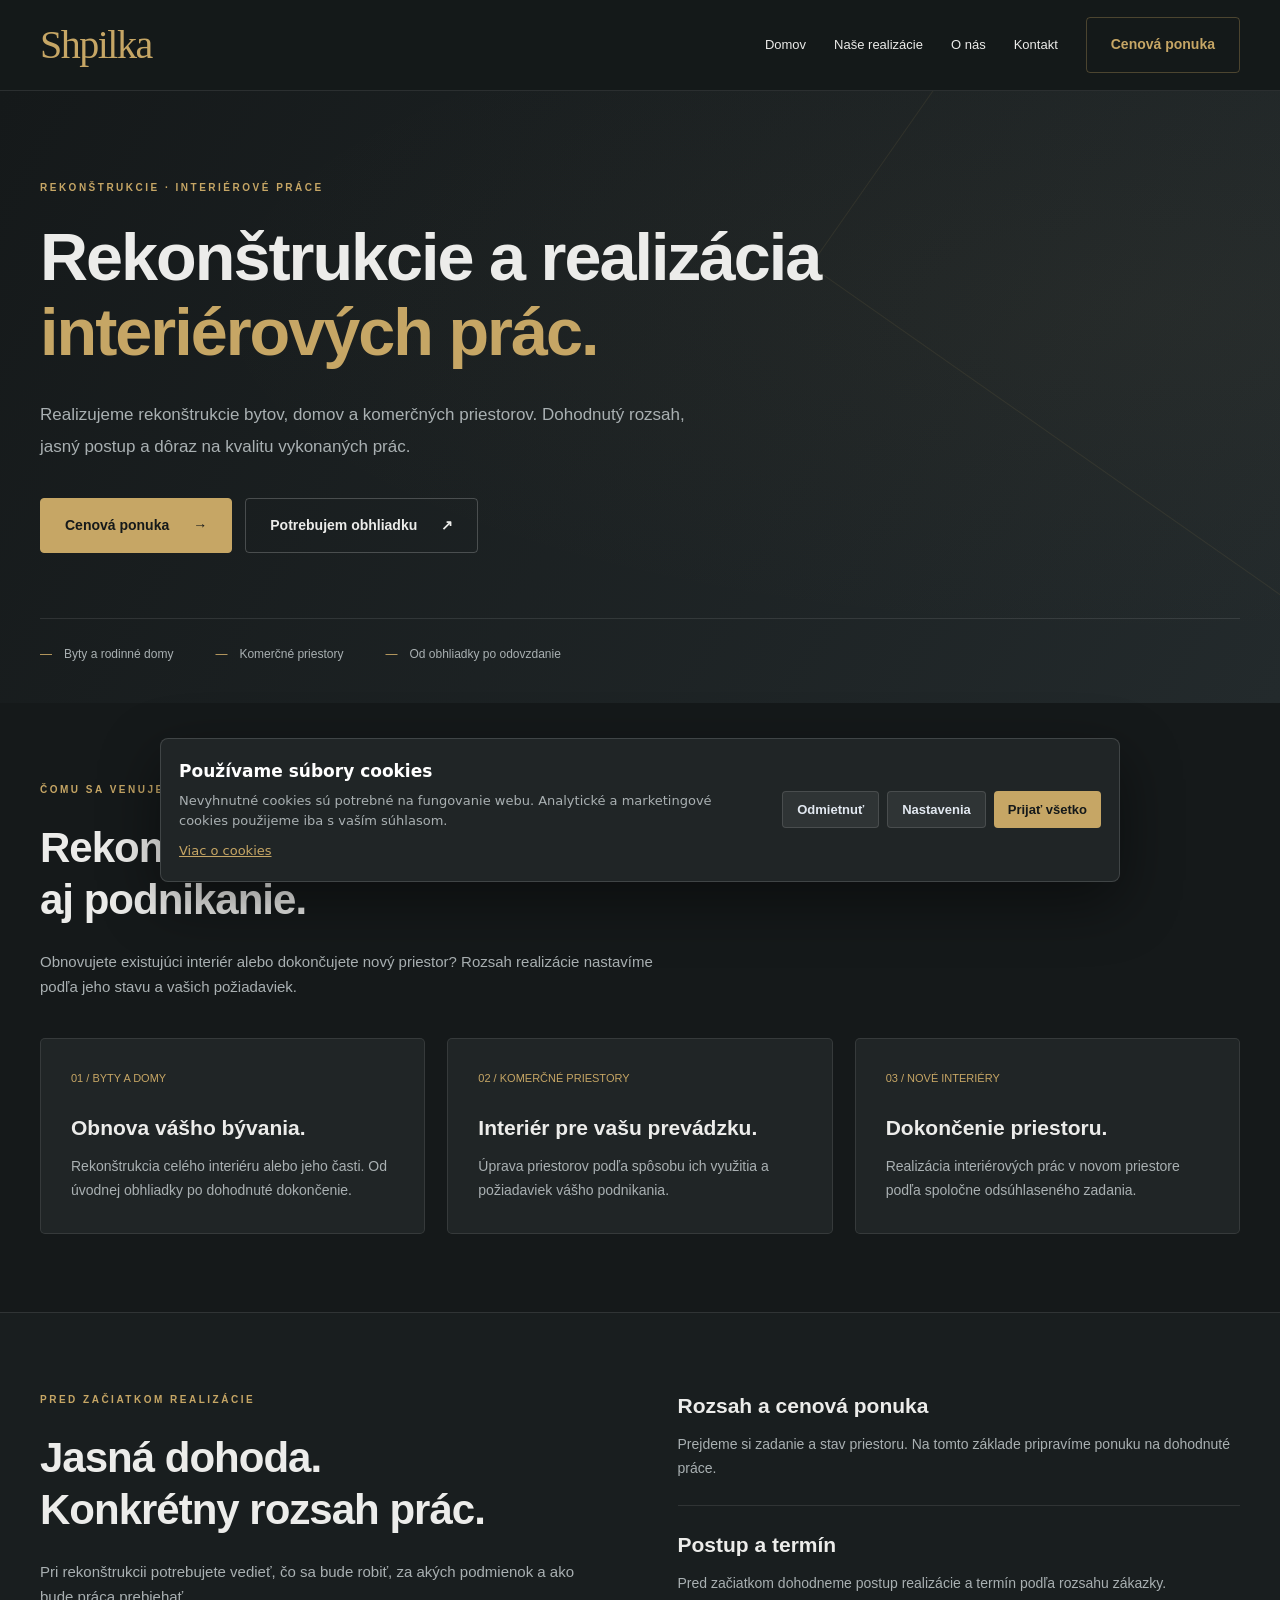
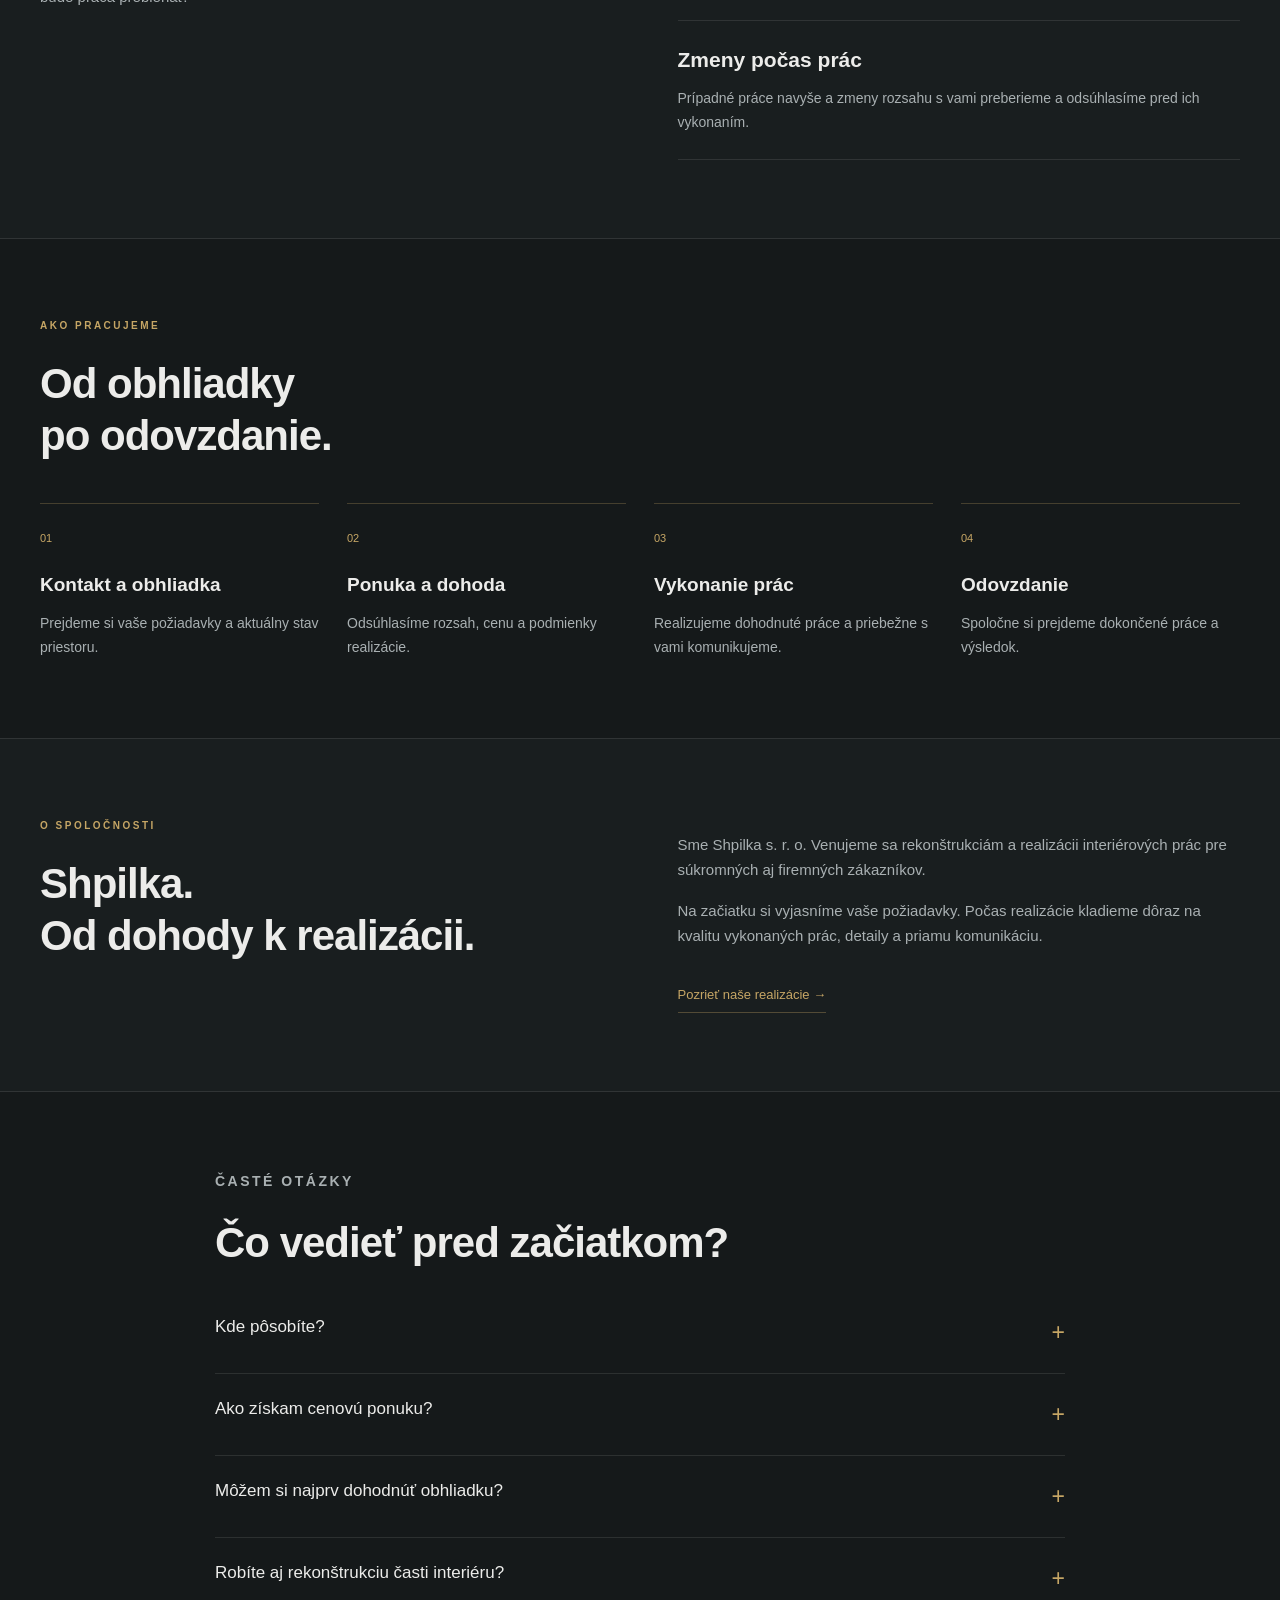
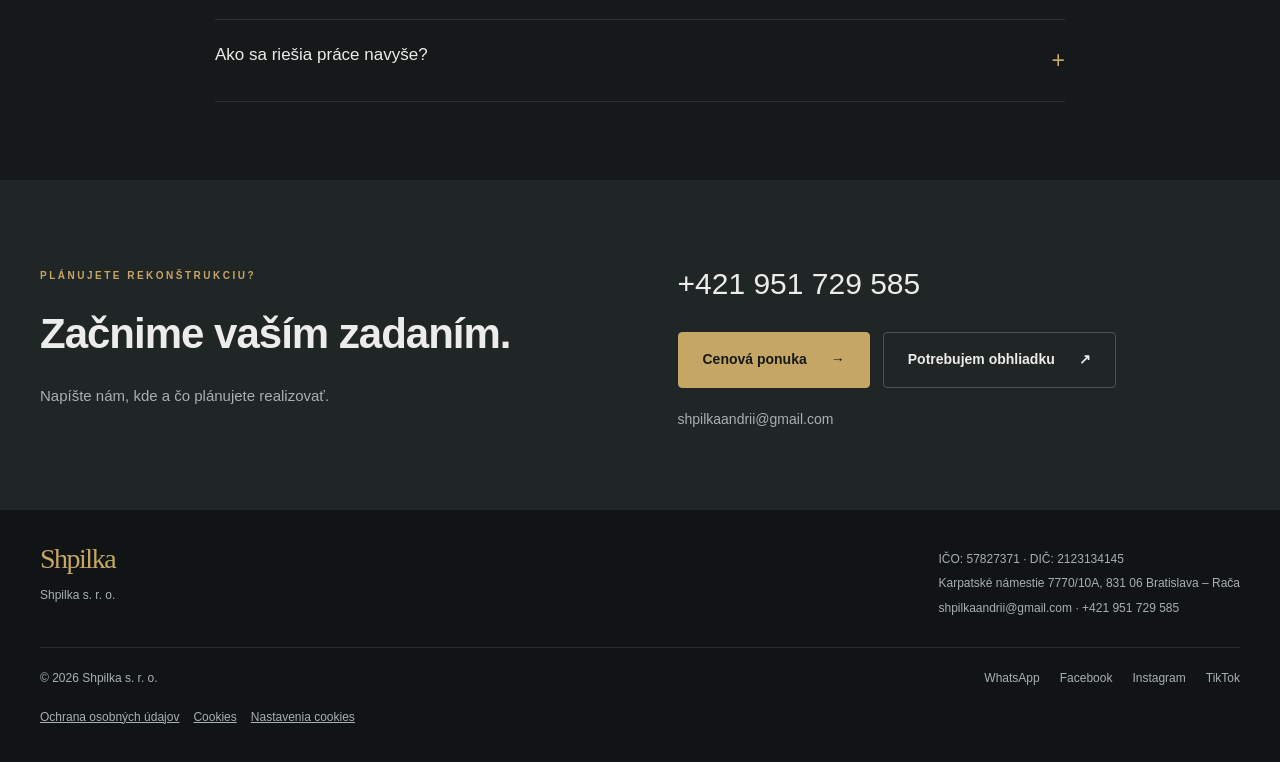
<file: index.html>
<!DOCTYPE html>
<html lang="sk"><head><meta charset="UTF-8"><meta name="viewport" content="width=device-width,initial-scale=1">
<title>Shpilka — Rekonštrukcie a realizácia interiérových prác</title><meta name="description" content="Realizujeme rekonštrukcie bytov, domov a komerčných priestorov. Dohodnutý rozsah, jasný postup a dôraz na kvalitu vykonaných prác."><meta property="og:title" content="Shpilka — Rekonštrukcie a realizácia interiérových prác"><meta property="og:description" content="Realizujeme rekonštrukcie bytov, domov a komerčných priestorov. Dohodnutý rozsah, jasný postup a dôraz na kvalitu vykonaných prác."><meta property="og:url" content="https://shpilka.sk/"><meta name="robots" content="index,follow"><link rel="canonical" href="https://shpilka.sk/"><link rel="icon" href="/favicon.png"><link rel="stylesheet" href="/assets/site.css"><link rel="stylesheet" href="/assets/brand.css?v=approved-20261014-2146"></head><body class="home-page"><a class="skip-link" href="#main">Prejsť na obsah</a>
<header class="site-header"><nav class="wrap site-nav" aria-label="Hlavná navigácia">
<a class="brand" href="/" aria-label="Shpilka — domov">Shpilka</a>
<div class="links"><a href="/">Domov</a><a href="/realizacie/">Naše realizácie</a><a href="/#o-nas">O nás</a><a href="/#kontakt">Kontakt</a><a class="btn outline" href="/dopyt/?typ=ponuka">Cenová ponuka</a></div>
</nav></header><main id="main"><section class="hero"><div class="wrap hero-content">
<p class="eyebrow">REKONŠTRUKCIE · INTERIÉROVÉ PRÁCE</p><h1>Rekonštrukcie a realizácia<br><span>interiérových prác.</span></h1>
<p class="lead">Realizujeme rekonštrukcie bytov, domov a komerčných priestorov. Dohodnutý rozsah, jasný postup a dôraz na kvalitu vykonaných prác.</p><div class="actions"><a class="btn" href="/dopyt/?typ=ponuka">Cenová ponuka <span aria-hidden="true">→</span></a><a class="btn secondary" href="/dopyt/?typ=obhliadka">Potrebujem obhliadku <span aria-hidden="true">↗</span></a></div>
<div class="strip"><span>Byty a rodinné domy</span><span>Komerčné priestory</span><span>Od obhliadky po odovzdanie</span></div></div></section>
<section class="block"><div class="wrap"><p class="eyebrow">ČOMU SA VENUJEME</p><h2>Rekonštrukcie pre bývanie<br>aj podnikanie.</h2><p class="intro">Obnovujete existujúci interiér alebo dokončujete nový priestor? Rozsah realizácie nastavíme podľa jeho stavu a vašich požiadaviek.</p>
<div class="cards"><article class="card"><span class="number">01 / BYTY A DOMY</span><h3>Obnova vášho bývania.</h3><p>Rekonštrukcia celého interiéru alebo jeho časti. Od úvodnej obhliadky po dohodnuté dokončenie.</p></article><article class="card"><span class="number">02 / KOMERČNÉ PRIESTORY</span><h3>Interiér pre vašu prevádzku.</h3><p>Úprava priestorov podľa spôsobu ich využitia a požiadaviek vášho podnikania.</p></article><article class="card"><span class="number">03 / NOVÉ INTERIÉRY</span><h3>Dokončenie priestoru.</h3><p>Realizácia interiérových prác v novom priestore podľa spoločne odsúhlaseného zadania.</p></article></div></div></section>
<section class="block subtle"><div class="wrap split"><div><p class="eyebrow">PRED ZAČIATKOM REALIZÁCIE</p><h2>Jasná dohoda.<br>Konkrétny rozsah prác.</h2><p class="intro">Pri rekonštrukcii potrebujete vedieť, čo sa bude robiť, za akých podmienok a ako bude práca prebiehať.</p></div><div class="values"><div class="value"><h3>Rozsah a cenová ponuka</h3><p>Prejdeme si zadanie a stav priestoru. Na tomto základe pripravíme ponuku na dohodnuté práce.</p></div><div class="value"><h3>Postup a termín</h3><p>Pred začiatkom dohodneme postup realizácie a termín podľa rozsahu zákazky.</p></div><div class="value"><h3>Zmeny počas prác</h3><p>Prípadné práce navyše a zmeny rozsahu s vami preberieme a odsúhlasíme pred ich vykonaním.</p></div></div></div></section>
<section class="block"><div class="wrap"><p class="eyebrow">AKO PRACUJEME</p><h2>Od obhliadky<br>po odovzdanie.</h2><div class="steps"><article class="step"><span class="number">01</span><h3>Kontakt a obhliadka</h3><p>Prejdeme si vaše požiadavky a aktuálny stav priestoru.</p></article><article class="step"><span class="number">02</span><h3>Ponuka a dohoda</h3><p>Odsúhlasíme rozsah, cenu a podmienky realizácie.</p></article><article class="step"><span class="number">03</span><h3>Vykonanie prác</h3><p>Realizujeme dohodnuté práce a priebežne s vami komunikujeme.</p></article><article class="step"><span class="number">04</span><h3>Odovzdanie</h3><p>Spoločne si prejdeme dokončené práce a výsledok.</p></article></div></div></section>
<section class="block subtle" id="o-nas"><div class="wrap split"><div><p class="eyebrow">O SPOLOČNOSTI</p><h2>Shpilka.<br>Od dohody k realizácii.</h2></div><div class="about-text"><p>Sme Shpilka s. r. o. Venujeme sa rekonštrukciám a realizácii interiérových prác pre súkromných aj firemných zákazníkov.</p><p>Na začiatku si vyjasníme vaše požiadavky. Počas realizácie kladieme dôraz na kvalitu vykonaných prác, detaily a priamu komunikáciu.</p><a class="text-link" href="/realizacie/">Pozrieť naše realizácie →</a></div></div></section>
<section class="block"><div class="wrap faq"><p class="eyebrow">ČASTÉ OTÁZKY</p><h2>Čo vedieť pred začiatkom?</h2><details><summary>Kde pôsobíte?</summary><p>Pôsobíme v Bratislavskom kraji.</p></details><details><summary>Ako získam cenovú ponuku?</summary><p>Vyplňte formulár a stručne opíšte plánovanú rekonštrukciu. Podľa zadania dohodneme obhliadku a pripravíme konkrétnu ponuku.</p></details><details><summary>Môžem si najprv dohodnúť obhliadku?</summary><p>Áno. Vyberte „Potrebujem obhliadku“, uveďte miesto realizácie a váš kontakt. Následne dohodneme ďalší postup.</p></details><details><summary>Robíte aj rekonštrukciu časti interiéru?</summary><p>Pošlite nám svoje zadanie. Možnosť realizácie posúdime podľa rozsahu prác a aktuálnej kapacity.</p></details><details><summary>Ako sa riešia práce navyše?</summary><p>Zmeny oproti dohodnutému rozsahu s vami najprv preberieme vrátane ich vplyvu na cenu a termín.</p></details></div></section>
<section class="block contact" id="kontakt"><div class="wrap split"><div><p class="eyebrow">PLÁNUJETE REKONŠTRUKCIU?</p><h2>Začnime vaším zadaním.</h2><p class="intro">Napíšte nám, kde a čo plánujete realizovať.</p></div><div><a class="phone" href="tel:+421951729585">+421 951 729 585</a><div class="actions"><a class="btn" href="/dopyt/?typ=ponuka">Cenová ponuka <span aria-hidden="true">→</span></a><a class="btn secondary" href="/dopyt/?typ=obhliadka">Potrebujem obhliadku <span aria-hidden="true">↗</span></a></div><a class="email" href="mailto:shpilkaandrii@gmail.com">shpilkaandrii@gmail.com</a></div></div></section></main><footer class="site-footer"><div class="wrap">
<div class="footer-row"><div><a class="brand footer-brand" href="/">Shpilka</a><p>Shpilka s. r. o.</p></div><div><p>IČO: 57827371 · DIČ: 2123134145</p><p>Karpatské námestie 7770/10A, 831 06 Bratislava – Rača</p><p><a href="mailto:shpilkaandrii@gmail.com">shpilkaandrii@gmail.com</a> · <a href="tel:+421951729585">+421 951 729 585</a></p></div></div>
<div class="footer-bottom"><p>© <span id="year"></span> Shpilka s. r. o.</p><div class="footer-links"><a href="https://wa.me/421951729585" target="_blank" rel="noopener">WhatsApp</a><a href="https://www.facebook.com/profile.php?id=61573303380805" target="_blank" rel="noopener">Facebook</a><a href="https://www.instagram.com/shpilka.sk/" target="_blank" rel="noopener">Instagram</a><a href="https://www.tiktok.com/@shpilka.s.r.o" target="_blank" rel="noopener">TikTok</a></div></div>
<div class="legal-footer"><a href="/ochrana-osobnych-udajov/">Ochrana osobných údajov</a><a href="/cookies/">Cookies</a><button type="button" onclick="ShpilkaCookies.open()">Nastavenia cookies</button></div>
</div></footer>
<script>document.getElementById('year').textContent=new Date().getFullYear();</script>
<script src="/assets/site.js"></script></body></html>
</file>
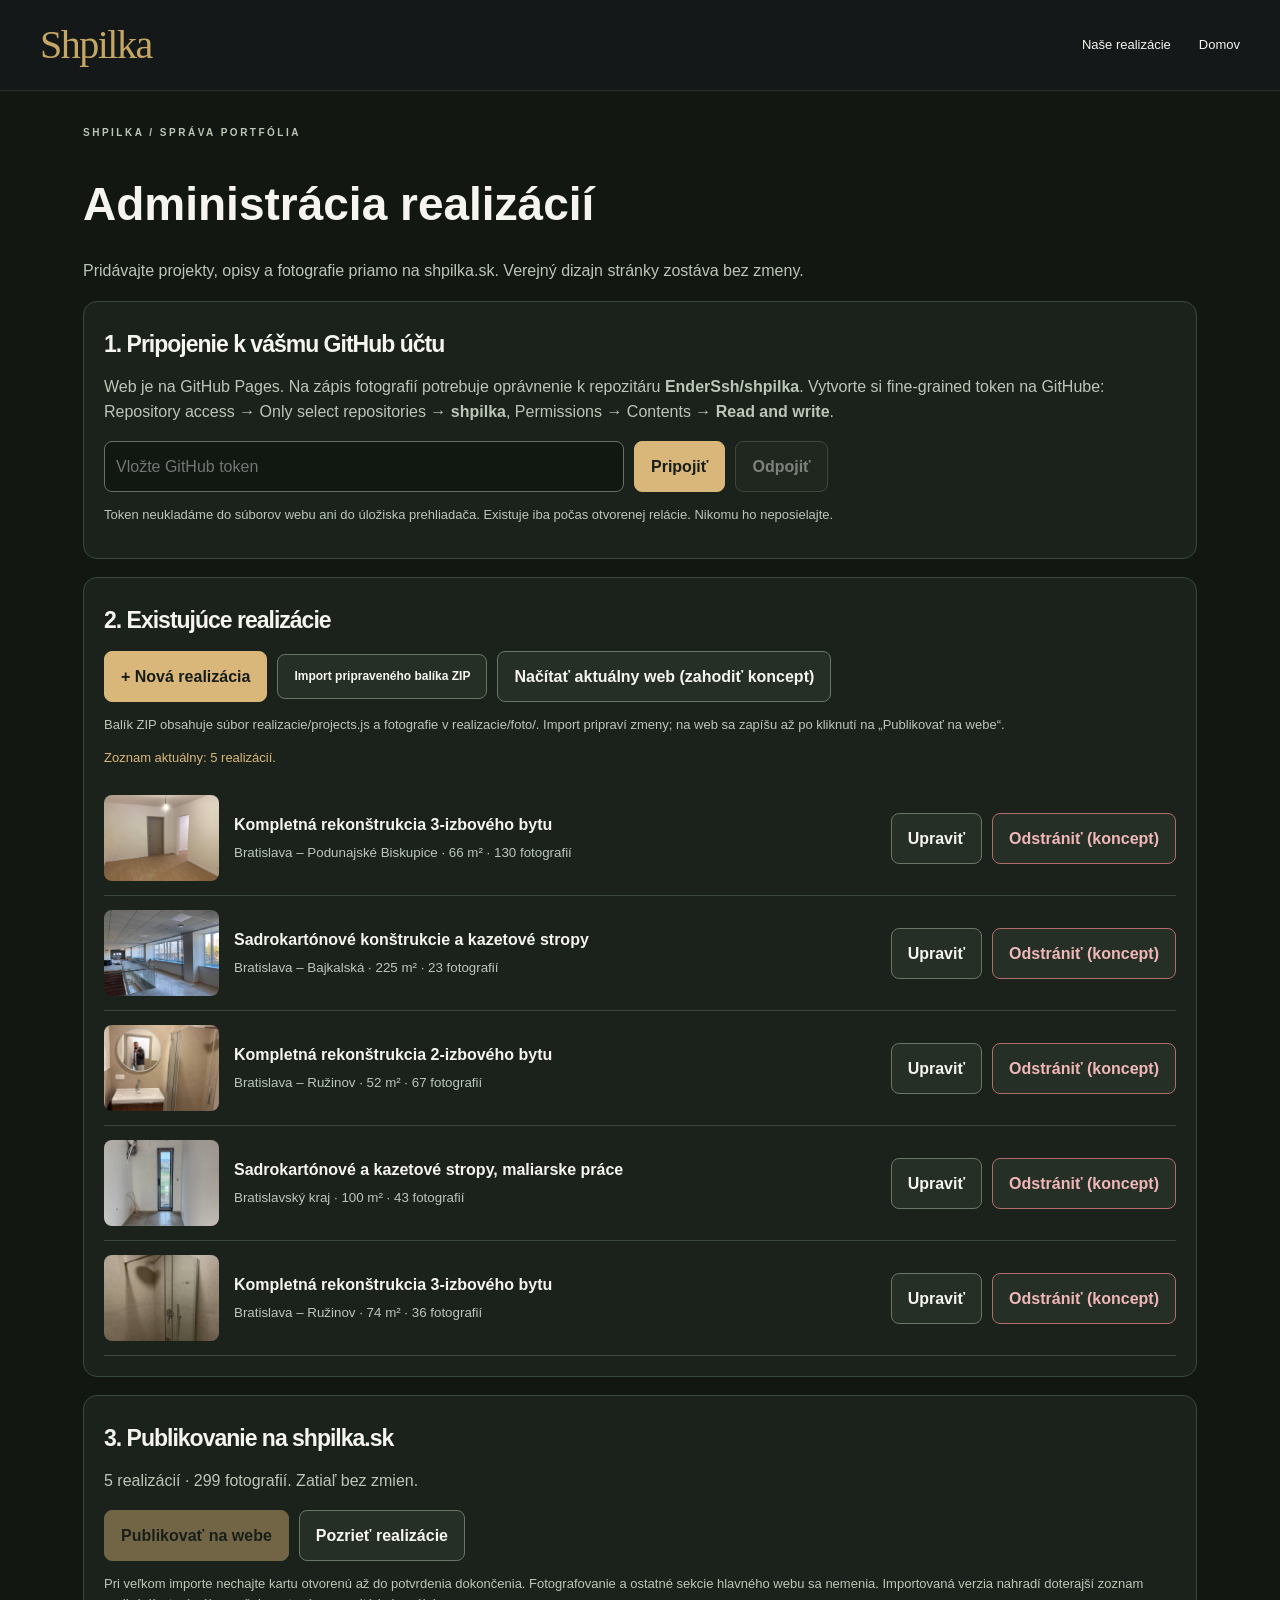
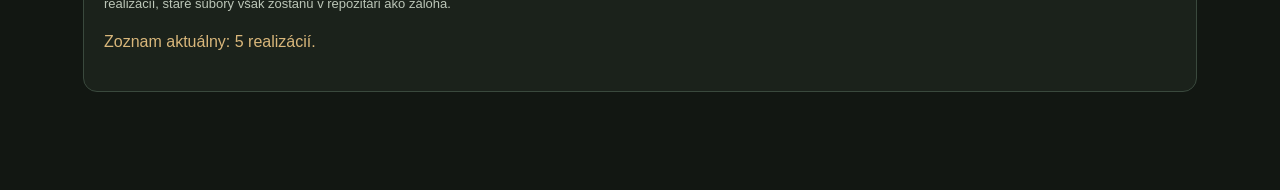
<file: admin/index.html>
<!doctype html>
<html lang="sk"><head><meta charset="utf-8"><meta name="viewport" content="width=device-width,initial-scale=1">
<meta name="robots" content="noindex,nofollow"><meta name="referrer" content="no-referrer"><meta http-equiv="Content-Security-Policy" content="default-src 'self'; script-src 'self'; connect-src 'self' https://api.github.com; img-src 'self' blob: data:; style-src 'self' 'unsafe-inline'; font-src 'self' data: https://fonts.gstatic.com; base-uri 'none'; object-src 'none'; form-action 'none'"><title>Administrácia realizácií — Shpilka</title>
<link rel="icon" href="/favicon.png"><link rel="stylesheet" href="/assets/site.css"><link rel="stylesheet" href="/assets/brand.css">
<style>
:root{color-scheme:dark}body{background:#121712;color:#f5f4ef} .adm{max-width:1150px;margin:0 auto;padding:34px 18px 80px}
h1{font-size:clamp(28px,5vw,46px);margin:6px 0 14px}h2{font-size:23px;margin:8px 0 16px}h3{font-size:18px}
.adm p{color:#bcc6b8;line-height:1.55}.admbox{background:#1b221b;border:1px solid #3a493d;border-radius:14px;padding:20px;margin:18px 0}
.controls{display:flex;flex-wrap:wrap;gap:10px;align-items:center}.controls>*{max-width:100%}
.admbtn{display:inline-flex;align-items:center;justify-content:center;padding:11px 16px;border:1px solid #687765;background:#252f26;color:#f6f5f0;border-radius:8px;cursor:pointer;font-weight:650;text-decoration:none;min-height:44px}
.admbtn.primary{background:#d9b77b;color:#171d16;border-color:#d9b77b}.admbtn.warn{border-color:#b26c6c;color:#efb7b7}.admbtn:disabled{opacity:.45;cursor:not-allowed}
.adm input:not([type=file]),.adm select,.adm textarea{font:inherit;border-radius:8px;border:1px solid #657263;background:#111711;padding:11px;color:#fff;width:100%;min-height:42px}
.adm textarea{min-height:170px;resize:vertical}.adm label.field{display:block;font-weight:600;font-size:13px;color:#dfdfd4}
.field span{display:block;margin-bottom:6px}.fields{display:grid;grid-template-columns:1fr 1fr;gap:15px}.span2{grid-column:1/-1}
.item{display:flex;gap:15px;padding:14px 0;border-bottom:1px solid #3b493c;align-items:center}.item img{width:115px;height:86px;border-radius:8px;object-fit:cover;background:#323a34}.itemmain{min-width:0;flex:1}.itemmain strong{display:block;font-size:16px}.item small{color:#bbc6bc}
.photoGrid{display:grid;grid-template-columns:repeat(5,minmax(0,1fr));gap:10px}.photoTile{border:1px solid #475246;background:#151b17;border-radius:9px;padding:6px;min-width:0}.photoTile img{width:100%;aspect-ratio:4/3;object-fit:cover;border-radius:5px}.photoTile select{font-size:12px!important}.tiny{font-size:12px!important;padding:6px!important;min-height:32px!important}.mini{display:flex;gap:4px;margin-top:5px;flex-wrap:wrap}.mini button{flex:1}
#message{white-space:pre-wrap;line-height:1.55;color:#d9b77b;min-height:25px}.notice{font-size:13px;color:#b4c3af}.hide{display:none!important}.pill{font-size:12px;border:1px solid #536750;padding:3px 8px;border-radius:30px}
@media(max-width:700px){.fields{grid-template-columns:1fr}.span2{grid-column:auto}.photoGrid{grid-template-columns:repeat(2,minmax(0,1fr))}.item{flex-wrap:wrap}.item img{width:86px;height:69px}.item .controls{width:100%}}
</style></head>
<body><header class="site-header"><nav class="wrap site-nav"><a class="brand" href="/">Shpilka</a><div class="links"><a href="/realizacie/">Naše realizácie</a><a href="/">Domov</a></div></nav></header>
<main class="adm">
<p class="eyebrow">SHPILKA / SPRÁVA PORTFÓLIA</p><h1>Administrácia realizácií</h1>
<p>Pridávajte projekty, opisy a fotografie priamo na shpilka.sk. Verejný dizajn stránky zostáva bez zmeny.</p>
<div class="admbox" id="authBox">
<h2>1. Pripojenie k vášmu GitHub účtu</h2>
<p>Web je na GitHub Pages. Na zápis fotografií potrebuje oprávnenie k repozitáru <b>EnderSsh/shpilka</b>. Vytvorte si <a target="_blank" rel="noopener" href="https://github.com/settings/personal-access-tokens/new">fine-grained token na GitHube</a>: Repository access → Only select repositories → <b>shpilka</b>, Permissions → Contents → <b>Read and write</b>.</p>
<div class="controls"><input style="max-width:520px" id="token" type="password" placeholder="Vložte GitHub token" autocomplete="off"><button class="admbtn primary" id="connect">Pripojiť</button><button class="admbtn" id="disconnect" disabled>Odpojiť</button></div>
<p class="notice">Token neukladáme do súborov webu ani do úložiska prehliadača. Existuje iba počas otvorenej relácie. Nikomu ho neposielajte.</p>
</div>
<div class="admbox">
<h2>2. Existujúce realizácie</h2>
<div class="controls"><button class="admbtn primary" id="newBtn">+ Nová realizácia</button><label class="admbtn">Import pripraveného balíka ZIP<input id="zipInput" style="display:none" type="file" accept=".zip,application/zip"></label><button class="admbtn" id="refreshBtn">Načítať aktuálny web (zahodiť koncept)</button></div>
<p class="notice">Balík ZIP obsahuje súbor realizacie/projects.js a fotografie v realizacie/foto/. Import pripraví zmeny; na web sa zapíšu až po kliknutí na „Publikovať na webe“.</p>
<p id="listStatus" role="status" aria-live="polite" class="notice" style="color:#d9b77b"></p><div id="list"></div>
</div>
<div class="admbox hide" id="editor">
<div class="controls" style="justify-content:space-between"><h2 id="editorTitle">Nová realizácia</h2><button class="admbtn" id="cancelBtn">Zavrieť</button></div>
<div class="fields">
<label class="field span2"><span>Názov *</span><input id="fTitle" required></label>
<label class="field"><span>Lokalita</span><input id="fLocation"></label>
<label class="field"><span>Typ</span><select id="fType"><option>Rekonštrukcia bytu</option><option>Sadrokartón</option><option>Maľovanie</option><option>Obklady a dlažby</option><option>Novostavba</option><option>Iné</option></select></label>
<label class="field"><span>Plocha (napr. 74 m²)</span><input id="fArea"></label>
<label class="field"><span>Trvanie</span><input id="fDuration" placeholder="6 týždňov"></label>
<label class="field span2"><span>Opis projektu a vykonané práce</span><textarea id="fDescription"></textarea></label>
<label class="field span2"><span>Výsledok realizácie</span><textarea id="fResult" style="min-height:80px"></textarea></label>
<label class="field span2"><span>Poznámka (voliteľné)</span><textarea id="fNote" style="min-height:65px"></textarea></label>
<label class="field span2"><span>Typy prác (oddeľte čiarkou)</span><input id="fServices" placeholder="Búranie, Sadrokartón, Maľovanie"></label>
</div>
<h3>Fotografie</h3><label class="admbtn">+ Pridať fotografie (viac naraz)<input style="display:none" id="photosInput" type="file" accept="image/*" multiple></label><p class="notice">Pri nových fotkách sa obrázky zmenšia kvôli rýchlosti webu. Pre každú fotku môžete vybrať etapu, poradie a titulnú fotografiu.</p>
<div class="photoGrid" id="photoGrid"></div>
<div class="controls" style="margin-top:22px"><button class="admbtn" id="saveBtn">Uložiť koncept</button><button class="admbtn primary" id="savePublishBtn">Uložiť a publikovať na webe</button><button class="admbtn" id="cancelBtn2">Zrušiť</button></div>
</div>
<div class="admbox" id="publishBox">
<h2>3. Publikovanie na shpilka.sk</h2>
<p id="summary">Zatiaľ bez zmien.</p><div class="controls"><button class="admbtn primary" id="publishBtn" disabled>Publikovať na webe</button><a class="admbtn" href="/realizacie/" target="_blank" rel="noopener">Pozrieť realizácie</a></div>
<p class="notice">Pri veľkom importe nechajte kartu otvorenú až do potvrdenia dokončenia. Fotografovanie a ostatné sekcie hlavného webu sa nemenia. Importovaná verzia nahradí doterajší zoznam realizácií, staré súbory však zostanú v repozitári ako záloha.</p>
<p id="message" role="status" aria-live="polite"></p>
</div>
</main>
<script src="/admin/jszip.min.js"></script>
<script src="/realizacie/projects.js"></script>
<script src="/admin/admin.js?v=20261117-reliable-3"></script>
</body></html>
</file>
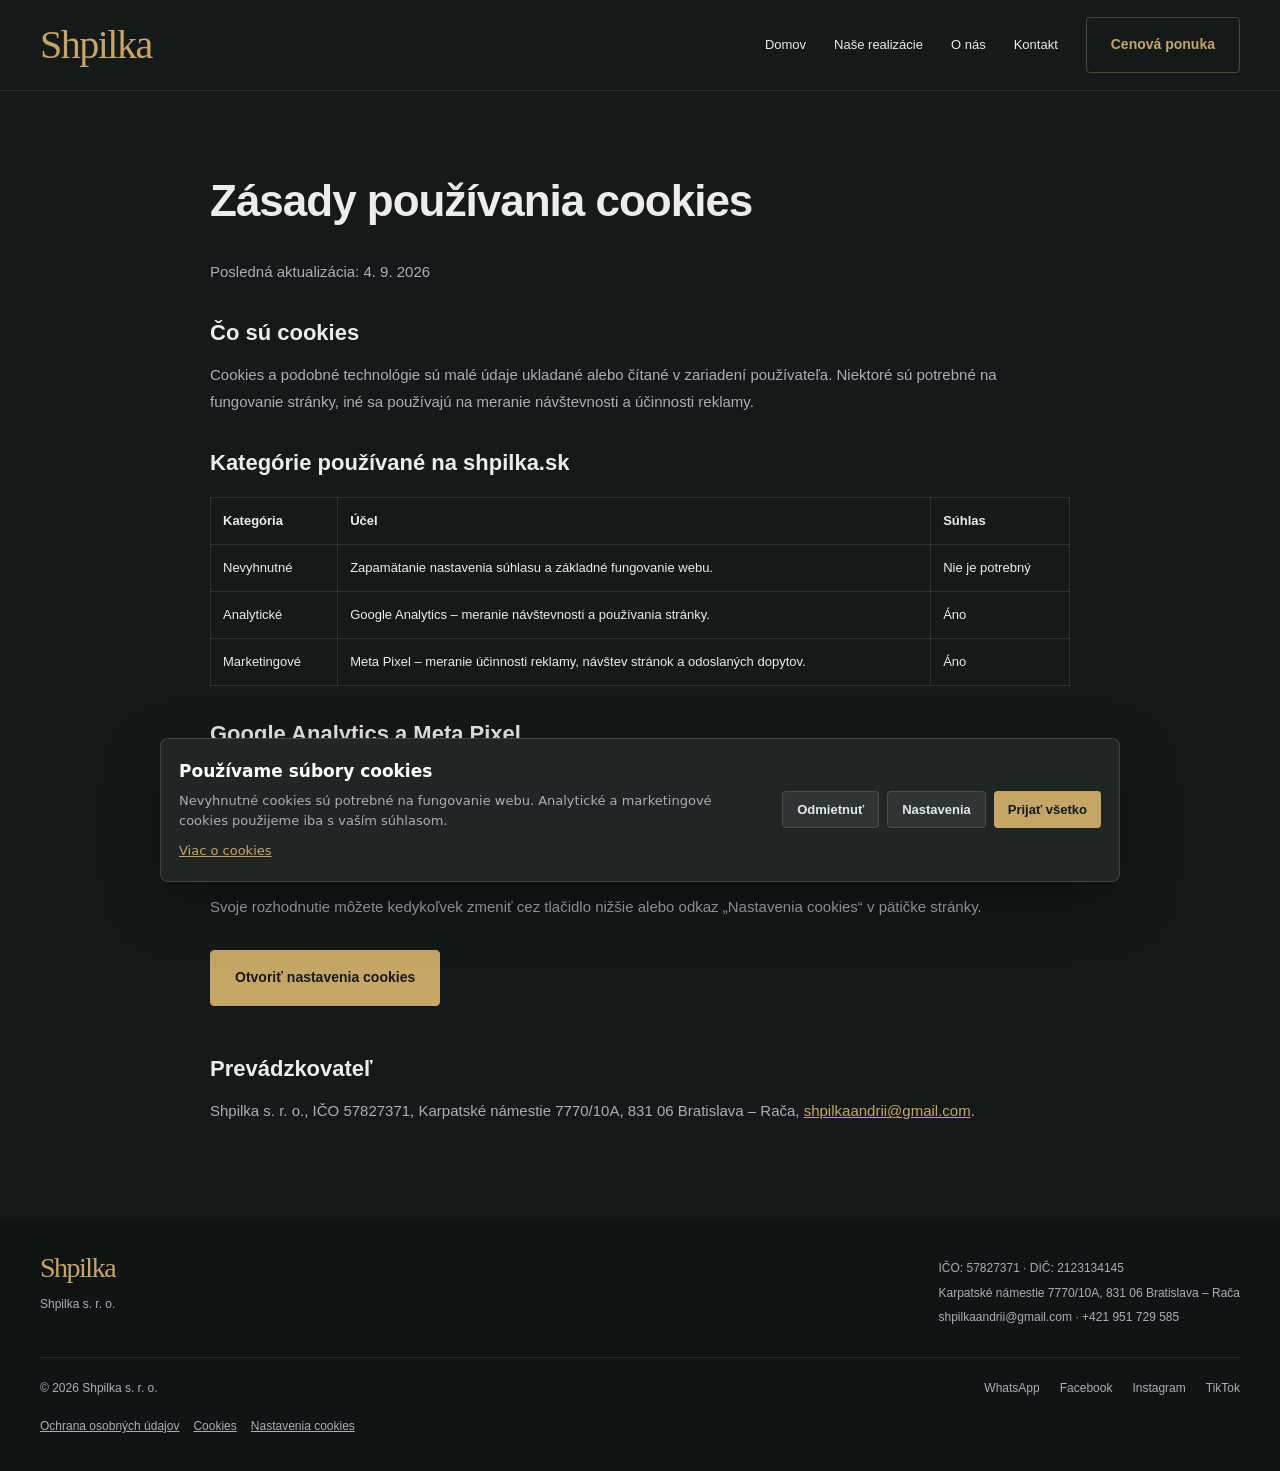
<file: cookies/index.html>
<!DOCTYPE html>
<html lang="sk">
<head>
  <meta charset="UTF-8">
  <meta name="viewport" content="width=device-width,initial-scale=1">
  <title>Zásady používania cookies — Shpilka</title>
  <link rel="canonical" href="https://shpilka.sk/cookies/">
  <link rel="icon" href="/favicon.png">
  <link rel="stylesheet" href="/assets/site.css">
  
<link rel="stylesheet" href="/assets/brand.css?v=approved-20261014-2146"></head>
<body class="legal-page">
  <a class="skip-link" href="#main">Prejsť na obsah</a>
<header class="site-header"><nav class="wrap site-nav" aria-label="Hlavná navigácia">
<a class="brand" href="/" aria-label="Shpilka — domov">Shpilka</a>
<div class="links"><a href="/">Domov</a><a href="/realizacie/">Naše realizácie</a><a href="/#o-nas">O nás</a><a href="/#kontakt">Kontakt</a><a class="btn outline" href="/dopyt/?typ=ponuka">Cenová ponuka</a></div>
</nav></header>
  <main id="main" class="legal">
    <h1>Zásady používania cookies</h1>
    <p>Posledná aktualizácia: 4. 9. 2026</p>
    <h2>Čo sú cookies</h2>
    <p>Cookies a podobné technológie sú malé údaje ukladané alebo čítané v zariadení používateľa. Niektoré sú potrebné na fungovanie stránky, iné sa používajú na meranie návštevnosti a účinnosti reklamy.</p>
    <h2>Kategórie používané na shpilka.sk</h2>
    <table class="table">
      <tr><th>Kategória</th><th>Účel</th><th>Súhlas</th></tr>
      <tr><td>Nevyhnutné</td><td>Zapamätanie nastavenia súhlasu a základné fungovanie webu.</td><td>Nie je potrebný</td></tr>
      <tr><td>Analytické</td><td>Google Analytics – meranie návštevnosti a používania stránky.</td><td>Áno</td></tr>
      <tr><td>Marketingové</td><td>Meta Pixel – meranie účinnosti reklamy, návštev stránok a odoslaných dopytov.</td><td>Áno</td></tr>
    </table>
    <h2>Google Analytics a Meta Pixel</h2>
    <p>Google Analytics sa načíta až po udelení súhlasu s analytickými cookies. Meta Pixel sa načíta až po udelení súhlasu s marketingovými cookies. Súhlas môžete udeliť alebo odmietnuť pre každú kategóriu samostatne.</p>
    <h2>Zmena nastavenia</h2>
    <p>Svoje rozhodnutie môžete kedykoľvek zmeniť cez tlačidlo nižšie alebo odkaz „Nastavenia cookies“ v pätičke stránky.</p>
    <button class="btn" onclick="ShpilkaCookies.open()">Otvoriť nastavenia cookies</button>
    <h2>Prevádzkovateľ</h2>
    <p>Shpilka s. r. o., IČO 57827371, Karpatské námestie 7770/10A, 831 06 Bratislava – Rača, <a href="mailto:shpilkaandrii@gmail.com">shpilkaandrii@gmail.com</a>.</p>
  </main>
  
  
  <footer class="site-footer"><div class="wrap">
<div class="footer-row"><div><a class="brand footer-brand" href="/">Shpilka</a><p>Shpilka s. r. o.</p></div><div><p>IČO: 57827371 · DIČ: 2123134145</p><p>Karpatské námestie 7770/10A, 831 06 Bratislava – Rača</p><p><a href="mailto:shpilkaandrii@gmail.com">shpilkaandrii@gmail.com</a> · <a href="tel:+421951729585">+421 951 729 585</a></p></div></div>
<div class="footer-bottom"><p>© <span id="year"></span> Shpilka s. r. o.</p><div class="footer-links"><a href="https://wa.me/421951729585" target="_blank" rel="noopener">WhatsApp</a><a href="https://www.facebook.com/profile.php?id=61573303380805" target="_blank" rel="noopener">Facebook</a><a href="https://www.instagram.com/shpilka.sk/" target="_blank" rel="noopener">Instagram</a><a href="https://www.tiktok.com/@shpilka.s.r.o" target="_blank" rel="noopener">TikTok</a></div></div>
<div class="legal-footer"><a href="/ochrana-osobnych-udajov/">Ochrana osobných údajov</a><a href="/cookies/">Cookies</a><button type="button" onclick="ShpilkaCookies.open()">Nastavenia cookies</button></div>
</div></footer>
<script>document.getElementById('year').textContent=new Date().getFullYear();</script>
<script src="/assets/site.js"></script>
</body>
</html>
</file>
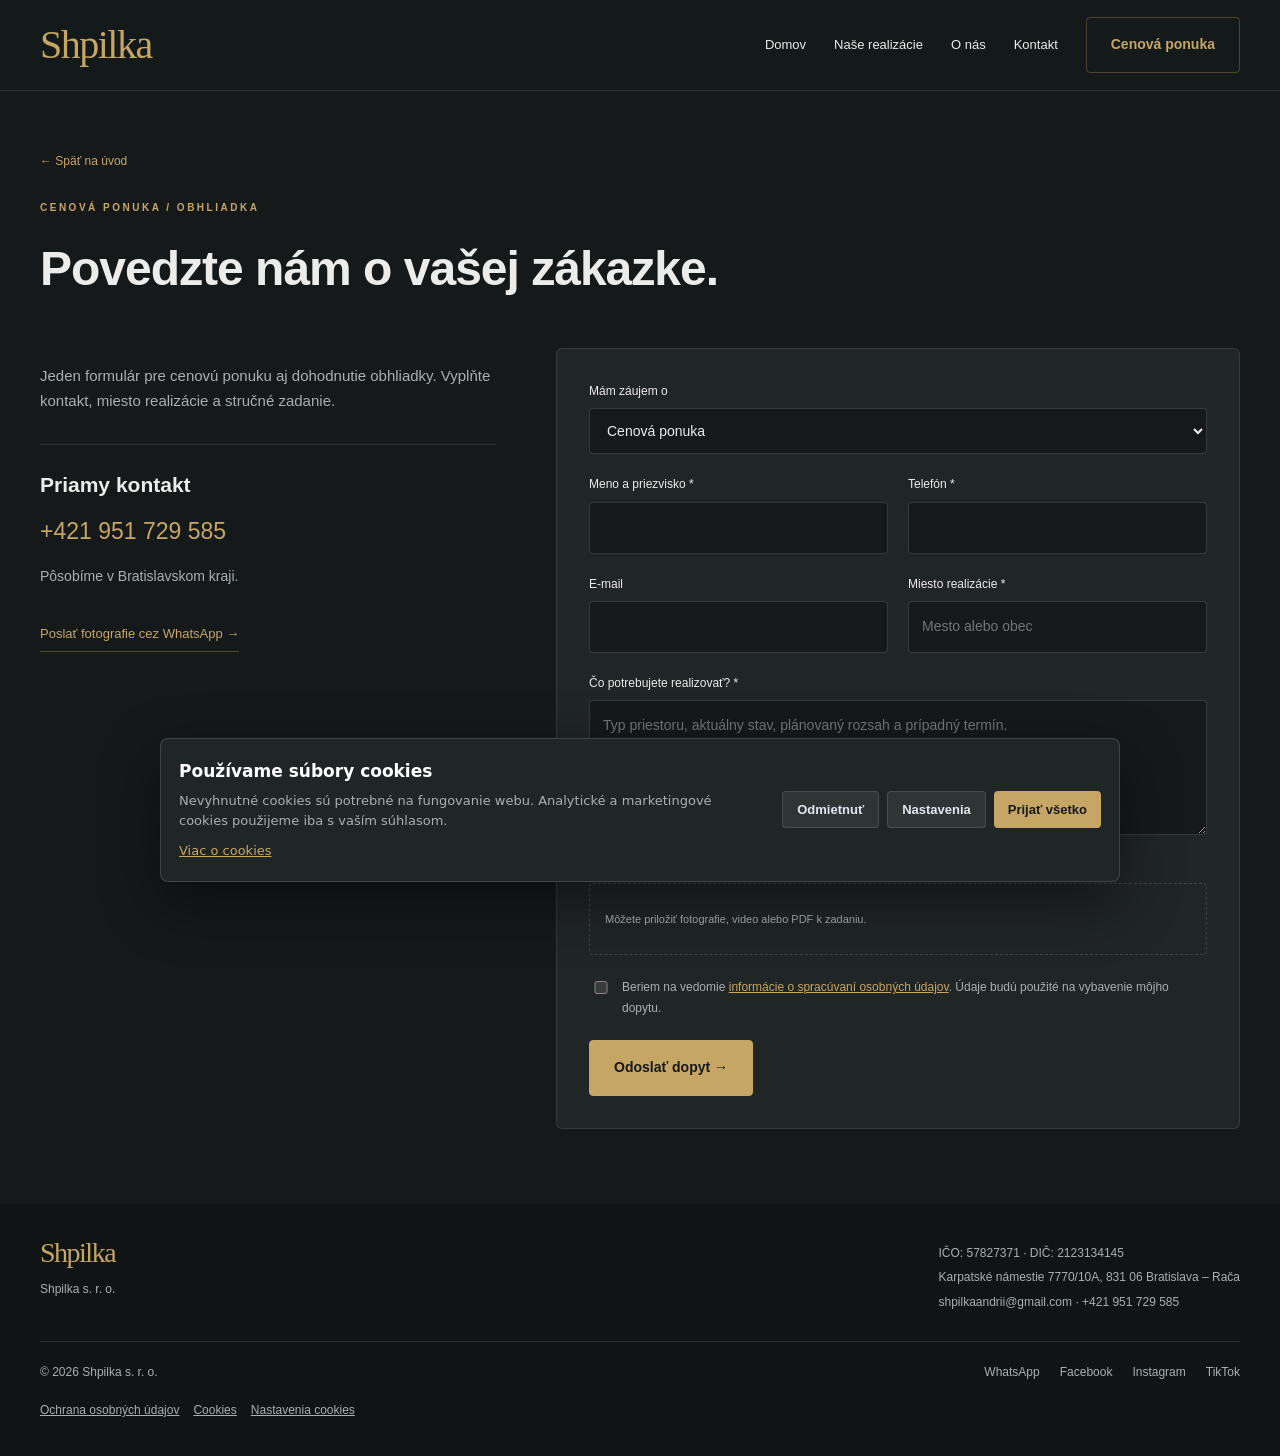
<file: dopyt/index.html>
<!DOCTYPE html>
<html lang="sk"><head><meta charset="UTF-8"><meta name="viewport" content="width=device-width,initial-scale=1">
<title>Cenová ponuka a obhliadka — Shpilka</title><meta name="description" content="Pošlite nám zadanie rekonštrukcie alebo interiérových prác. Vyžiadajte si cenovú ponuku alebo obhliadku."><meta property="og:title" content="Cenová ponuka a obhliadka — Shpilka"><meta property="og:description" content="Pošlite nám zadanie rekonštrukcie alebo interiérových prác. Vyžiadajte si cenovú ponuku alebo obhliadku."><meta property="og:url" content="https://shpilka.sk/dopyt/"><meta name="robots" content="index,follow"><link rel="canonical" href="https://shpilka.sk/dopyt/"><link rel="icon" href="/favicon.png"><link rel="stylesheet" href="/assets/site.css"><link rel="stylesheet" href="/assets/brand.css?v=approved-20261014-2146"><script>UPLOADCARE_PUBLIC_KEY='78744bcd2979b7b29ecc';UPLOADCARE_MULTIPLE=true;</script><script defer src="https://ucarecdn.com/libs/widget/3.x/uploadcare.full.min.js"></script></head><body class="request-page"><a class="skip-link" href="#main">Prejsť na obsah</a>
<header class="site-header"><nav class="wrap site-nav" aria-label="Hlavná navigácia">
<a class="brand" href="/" aria-label="Shpilka — domov">Shpilka</a>
<div class="links"><a href="/">Domov</a><a href="/realizacie/">Naše realizácie</a><a href="/#o-nas">O nás</a><a href="/#kontakt">Kontakt</a><a class="btn outline" href="/dopyt/?typ=ponuka">Cenová ponuka</a></div>
</nav></header><main id="main"><div class="wrap page-head"><a class="back" href="/">← Späť na úvod</a><p class="eyebrow">CENOVÁ PONUKA / OBHLIADKA</p><h1>Povedzte nám o vašej zákazke.</h1></div>
<div class="wrap form-layout"><aside><p class="intro">Jeden formulár pre cenovú ponuku aj dohodnutie obhliadky. Vyplňte kontakt, miesto realizácie a stručné zadanie.</p><div class="aside-box"><h3>Priamy kontakt</h3><a href="tel:+421951729585" class="aside-phone">+421 951 729 585</a><p>Pôsobíme v Bratislavskom kraji.</p><a class="text-link" href="https://wa.me/421951729585" target="_blank" rel="noopener">Poslať fotografie cez WhatsApp →</a></div></aside>
<div class="form-panel"><form id="mainForm" action="https://formspree.io/f/mkokgrrq" method="POST"><input type="hidden" id="subject" name="_subject" value="Dopyt z webu Shpilka — Cenová ponuka"><div class="form-grid">
<div class="field full"><label for="request-type">Mám záujem o</label><select id="request-type" name="request_type"><option>Cenová ponuka</option><option>Obhliadka</option></select></div>
<div class="field"><label for="name">Meno a priezvisko *</label><input type="text" id="name" name="name" autocomplete="name" required></div>
<div class="field"><label for="phone">Telefón *</label><input type="tel" id="phone" name="phone" autocomplete="tel" required></div>
<div class="field"><label for="email">E-mail</label><input type="email" id="email" name="email" autocomplete="email"></div>
<div class="field"><label for="location">Miesto realizácie *</label><input id="location" name="location" placeholder="Mesto alebo obec" required></div>
<div class="field full"><label for="message">Čo potrebujete realizovať? *</label><textarea id="message" name="message" placeholder="Typ priestoru, aktuálny stav, plánovaný rozsah a prípadný termín." required></textarea></div>
<div class="field full"><p class="field-label">Fotografie / video (voliteľné)</p><div class="upload-wrapper"><input type="hidden" role="uploadcare-uploader" name="files" data-multiple="true"><p class="note">Môžete priložiť fotografie, video alebo PDF k zadaniu.</p></div></div></div>
<div class="check"><input type="checkbox" id="gdpr" name="gdpr" required><label for="gdpr">Beriem na vedomie <a href="/ochrana-osobnych-udajov/" target="_blank" rel="noopener">informácie o spracúvaní osobných údajov</a>. Údaje budú použité na vybavenie môjho dopytu.</label></div>
<button class="btn submit-btn" type="submit">Odoslať dopyt →</button></form>
<p class="form-status" id="form-status" role="status" tabindex="-1" hidden></p>
</div></div></main><footer class="site-footer"><div class="wrap">
<div class="footer-row"><div><a class="brand footer-brand" href="/">Shpilka</a><p>Shpilka s. r. o.</p></div><div><p>IČO: 57827371 · DIČ: 2123134145</p><p>Karpatské námestie 7770/10A, 831 06 Bratislava – Rača</p><p><a href="mailto:shpilkaandrii@gmail.com">shpilkaandrii@gmail.com</a> · <a href="tel:+421951729585">+421 951 729 585</a></p></div></div>
<div class="footer-bottom"><p>© <span id="year"></span> Shpilka s. r. o.</p><div class="footer-links"><a href="https://wa.me/421951729585" target="_blank" rel="noopener">WhatsApp</a><a href="https://www.facebook.com/profile.php?id=61573303380805" target="_blank" rel="noopener">Facebook</a><a href="https://www.instagram.com/shpilka.sk/" target="_blank" rel="noopener">Instagram</a><a href="https://www.tiktok.com/@shpilka.s.r.o" target="_blank" rel="noopener">TikTok</a></div></div>
<div class="legal-footer"><a href="/ochrana-osobnych-udajov/">Ochrana osobných údajov</a><a href="/cookies/">Cookies</a><button type="button" onclick="ShpilkaCookies.open()">Nastavenia cookies</button></div>
</div></footer>
<script>document.getElementById('year').textContent=new Date().getFullYear();</script>
<script src="/assets/site.js"></script><script src="/assets/request.js?v=approved-20261014-2146"></script></body></html>
</file>
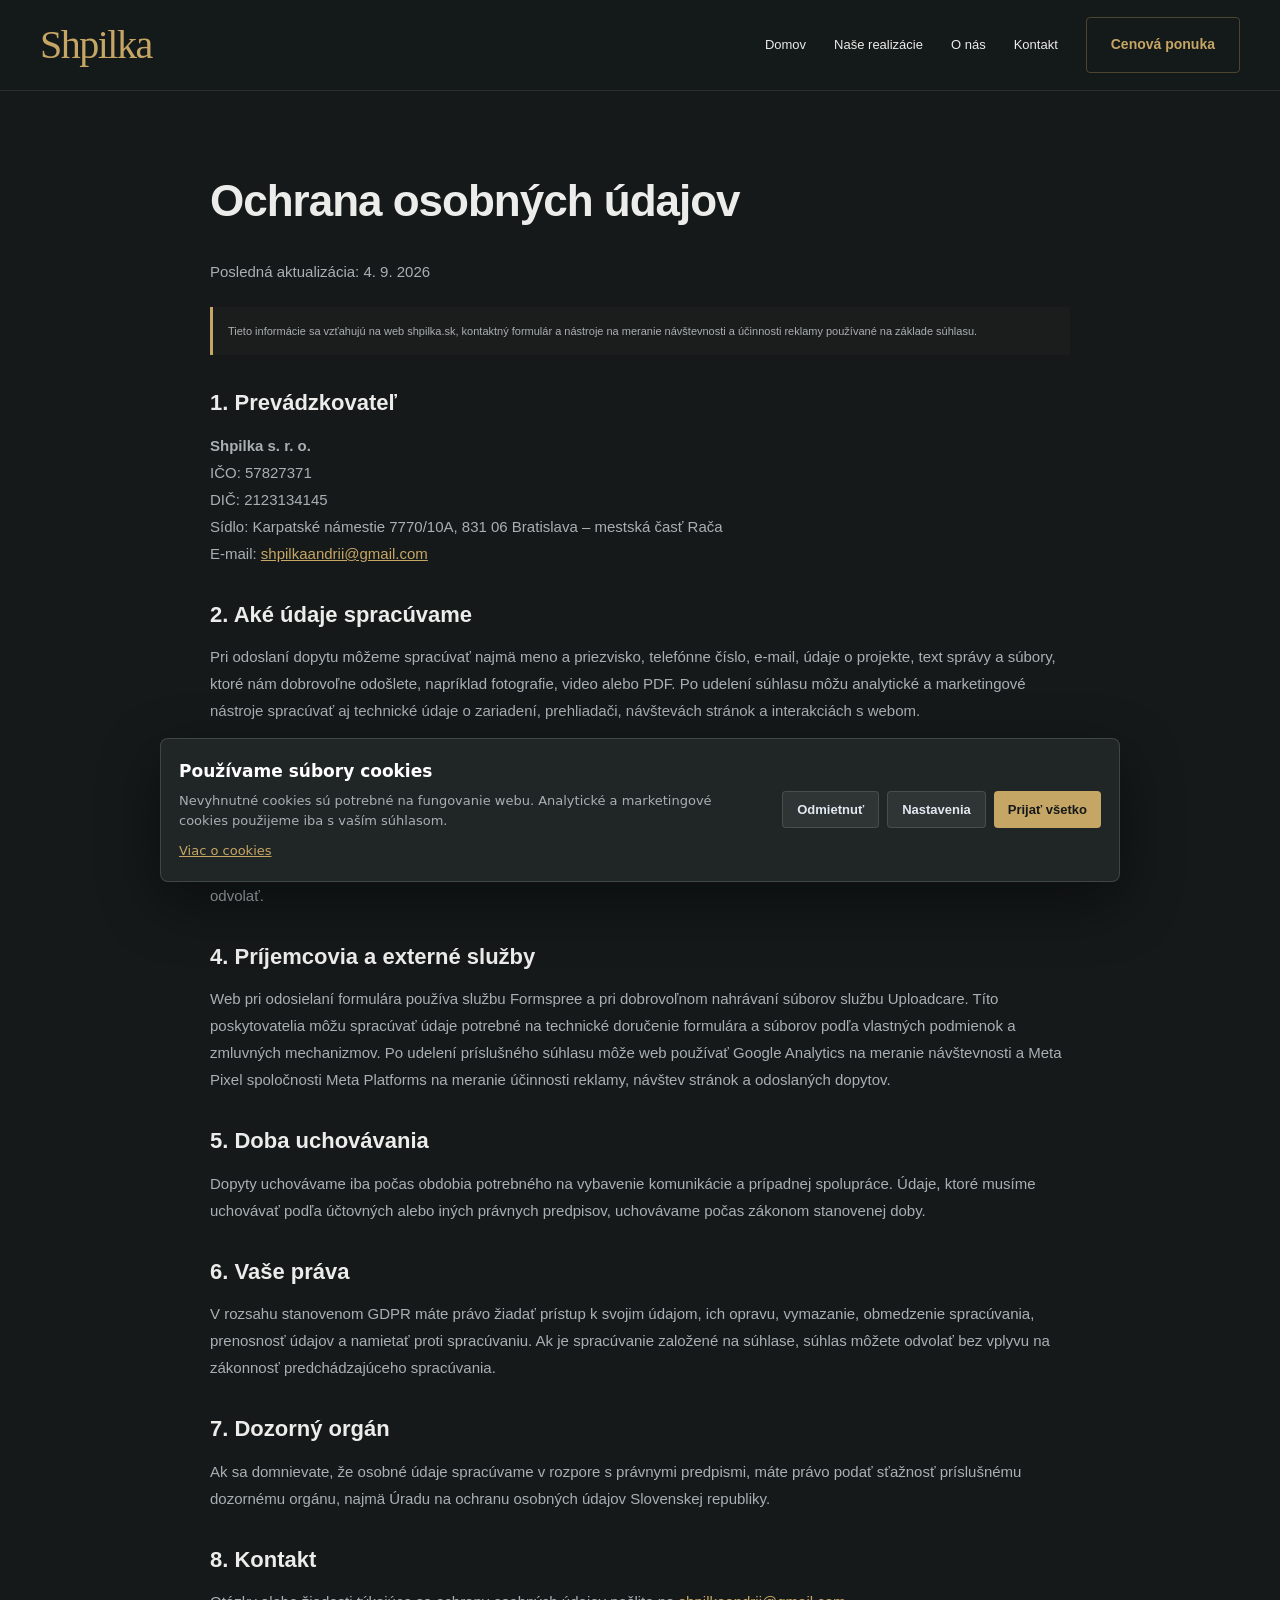
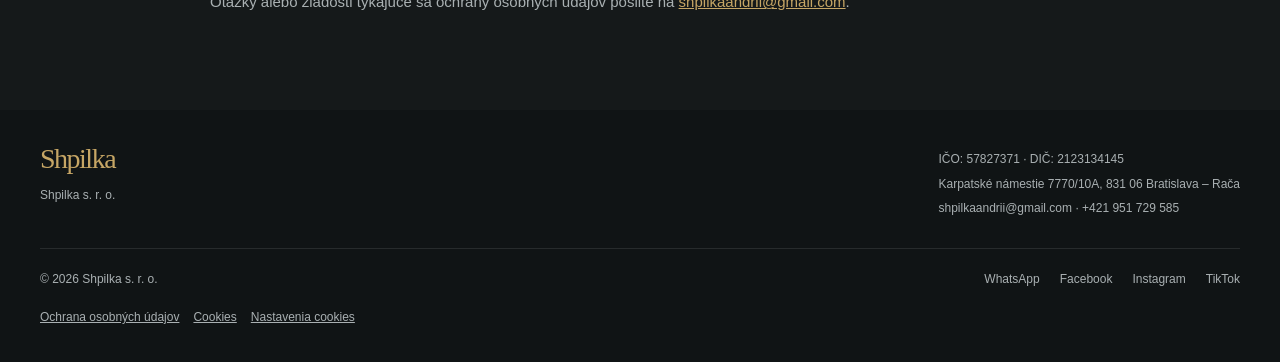
<file: ochrana-osobnych-udajov/index.html>
<!DOCTYPE html>
<html lang="sk">
<head>
  <meta charset="UTF-8">
  <meta name="viewport" content="width=device-width,initial-scale=1">
  <title>Ochrana osobných údajov — Shpilka</title>
  <meta name="description" content="Informácie o spracúvaní osobných údajov spoločnosťou Shpilka s. r. o.">
  <link rel="canonical" href="https://shpilka.sk/ochrana-osobnych-udajov/">
  <link rel="icon" href="/favicon.png">
  <link rel="stylesheet" href="/assets/site.css">
  
<link rel="stylesheet" href="/assets/brand.css?v=approved-20261014-2146"></head>
<body class="legal-page">
  <a class="skip-link" href="#main">Prejsť na obsah</a>
<header class="site-header"><nav class="wrap site-nav" aria-label="Hlavná navigácia">
<a class="brand" href="/" aria-label="Shpilka — domov">Shpilka</a>
<div class="links"><a href="/">Domov</a><a href="/realizacie/">Naše realizácie</a><a href="/#o-nas">O nás</a><a href="/#kontakt">Kontakt</a><a class="btn outline" href="/dopyt/?typ=ponuka">Cenová ponuka</a></div>
</nav></header>
  <main id="main" class="legal">
    <h1>Ochrana osobných údajov</h1>
    <p>Posledná aktualizácia: 4. 9. 2026</p>
    <div class="note">Tieto informácie sa vzťahujú na web shpilka.sk, kontaktný formulár a nástroje na meranie návštevnosti a účinnosti reklamy používané na základe súhlasu.</div>
    <h2>1. Prevádzkovateľ</h2>
    <p><b>Shpilka s. r. o.</b><br>IČO: 57827371<br>DIČ: 2123134145<br>Sídlo: Karpatské námestie 7770/10A, 831 06 Bratislava – mestská časť Rača<br>E-mail: <a href="mailto:shpilkaandrii@gmail.com">shpilkaandrii@gmail.com</a></p>
    <h2>2. Aké údaje spracúvame</h2>
    <p>Pri odoslaní dopytu môžeme spracúvať najmä meno a priezvisko, telefónne číslo, e-mail, údaje o projekte, text správy a súbory, ktoré nám dobrovoľne odošlete, napríklad fotografie, video alebo PDF. Po udelení súhlasu môžu analytické a marketingové nástroje spracúvať aj technické údaje o zariadení, prehliadači, návštevách stránok a interakciách s webom.</p>
    <h2>3. Účel a právny základ</h2>
    <p>Údaje z dopytu používame na komunikáciu, prípravu cenovej ponuky, vykonanie krokov pred uzatvorením zmluvy a následnú realizáciu zákazky. Ak vznikne zmluvný vzťah, časť údajov spracúvame aj na plnenie zmluvných, účtovných a zákonných povinností. Analytické a marketingové nástroje používame iba na základe vášho súhlasu, ktorý môžete kedykoľvek zmeniť alebo odvolať.</p>
    <h2>4. Príjemcovia a externé služby</h2>
    <p>Web pri odosielaní formulára používa službu Formspree a pri dobrovoľnom nahrávaní súborov službu Uploadcare. Títo poskytovatelia môžu spracúvať údaje potrebné na technické doručenie formulára a súborov podľa vlastných podmienok a zmluvných mechanizmov. Po udelení príslušného súhlasu môže web používať Google Analytics na meranie návštevnosti a Meta Pixel spoločnosti Meta Platforms na meranie účinnosti reklamy, návštev stránok a odoslaných dopytov.</p>
    <h2>5. Doba uchovávania</h2>
    <p>Dopyty uchovávame iba počas obdobia potrebného na vybavenie komunikácie a prípadnej spolupráce. Údaje, ktoré musíme uchovávať podľa účtovných alebo iných právnych predpisov, uchovávame počas zákonom stanovenej doby.</p>
    <h2>6. Vaše práva</h2>
    <p>V rozsahu stanovenom GDPR máte právo žiadať prístup k svojim údajom, ich opravu, vymazanie, obmedzenie spracúvania, prenosnosť údajov a namietať proti spracúvaniu. Ak je spracúvanie založené na súhlase, súhlas môžete odvolať bez vplyvu na zákonnosť predchádzajúceho spracúvania.</p>
    <h2>7. Dozorný orgán</h2>
    <p>Ak sa domnievate, že osobné údaje spracúvame v rozpore s právnymi predpismi, máte právo podať sťažnosť príslušnému dozornému orgánu, najmä Úradu na ochranu osobných údajov Slovenskej republiky.</p>
    <h2>8. Kontakt</h2>
    <p>Otázky alebo žiadosti týkajúce sa ochrany osobných údajov pošlite na <a href="mailto:shpilkaandrii@gmail.com">shpilkaandrii@gmail.com</a>.</p>
  </main>
  
  
  <footer class="site-footer"><div class="wrap">
<div class="footer-row"><div><a class="brand footer-brand" href="/">Shpilka</a><p>Shpilka s. r. o.</p></div><div><p>IČO: 57827371 · DIČ: 2123134145</p><p>Karpatské námestie 7770/10A, 831 06 Bratislava – Rača</p><p><a href="mailto:shpilkaandrii@gmail.com">shpilkaandrii@gmail.com</a> · <a href="tel:+421951729585">+421 951 729 585</a></p></div></div>
<div class="footer-bottom"><p>© <span id="year"></span> Shpilka s. r. o.</p><div class="footer-links"><a href="https://wa.me/421951729585" target="_blank" rel="noopener">WhatsApp</a><a href="https://www.facebook.com/profile.php?id=61573303380805" target="_blank" rel="noopener">Facebook</a><a href="https://www.instagram.com/shpilka.sk/" target="_blank" rel="noopener">Instagram</a><a href="https://www.tiktok.com/@shpilka.s.r.o" target="_blank" rel="noopener">TikTok</a></div></div>
<div class="legal-footer"><a href="/ochrana-osobnych-udajov/">Ochrana osobných údajov</a><a href="/cookies/">Cookies</a><button type="button" onclick="ShpilkaCookies.open()">Nastavenia cookies</button></div>
</div></footer>
<script>document.getElementById('year').textContent=new Date().getFullYear();</script>
<script src="/assets/site.js"></script>
</body>
</html>
</file>
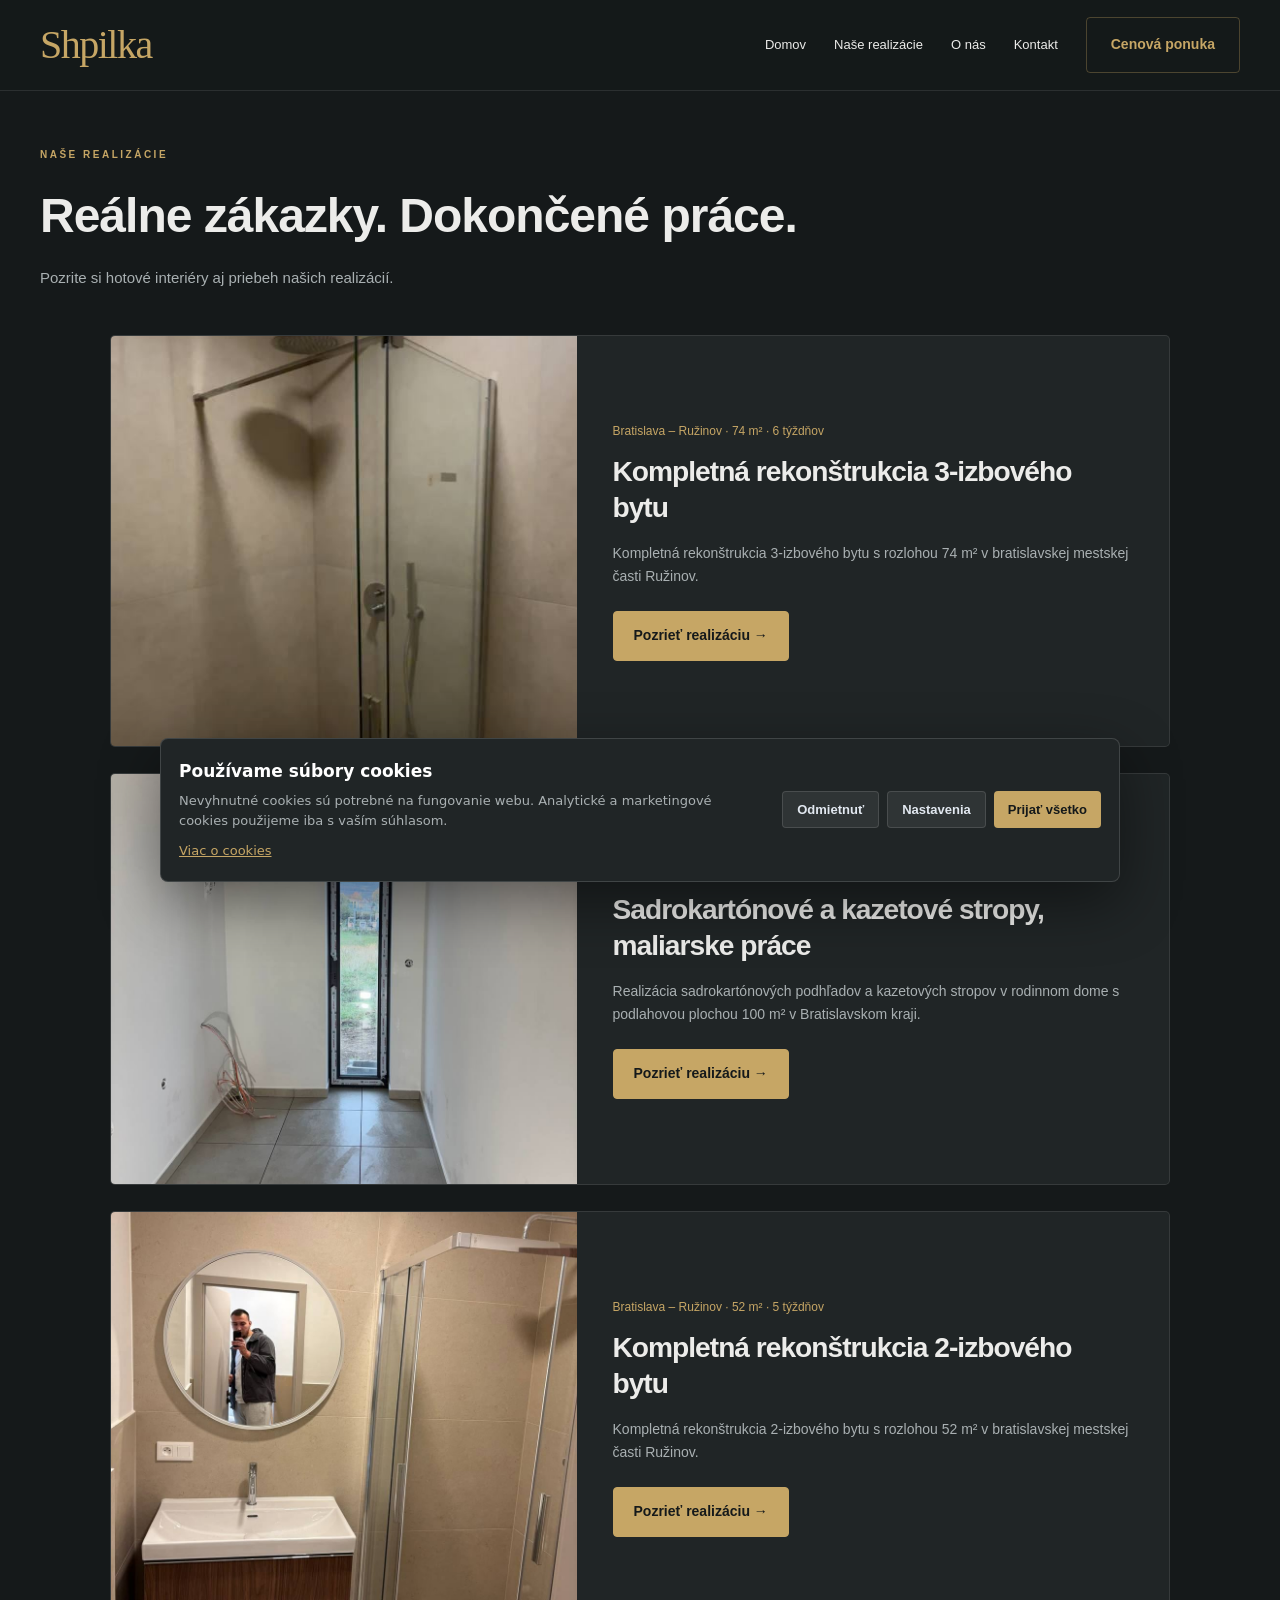
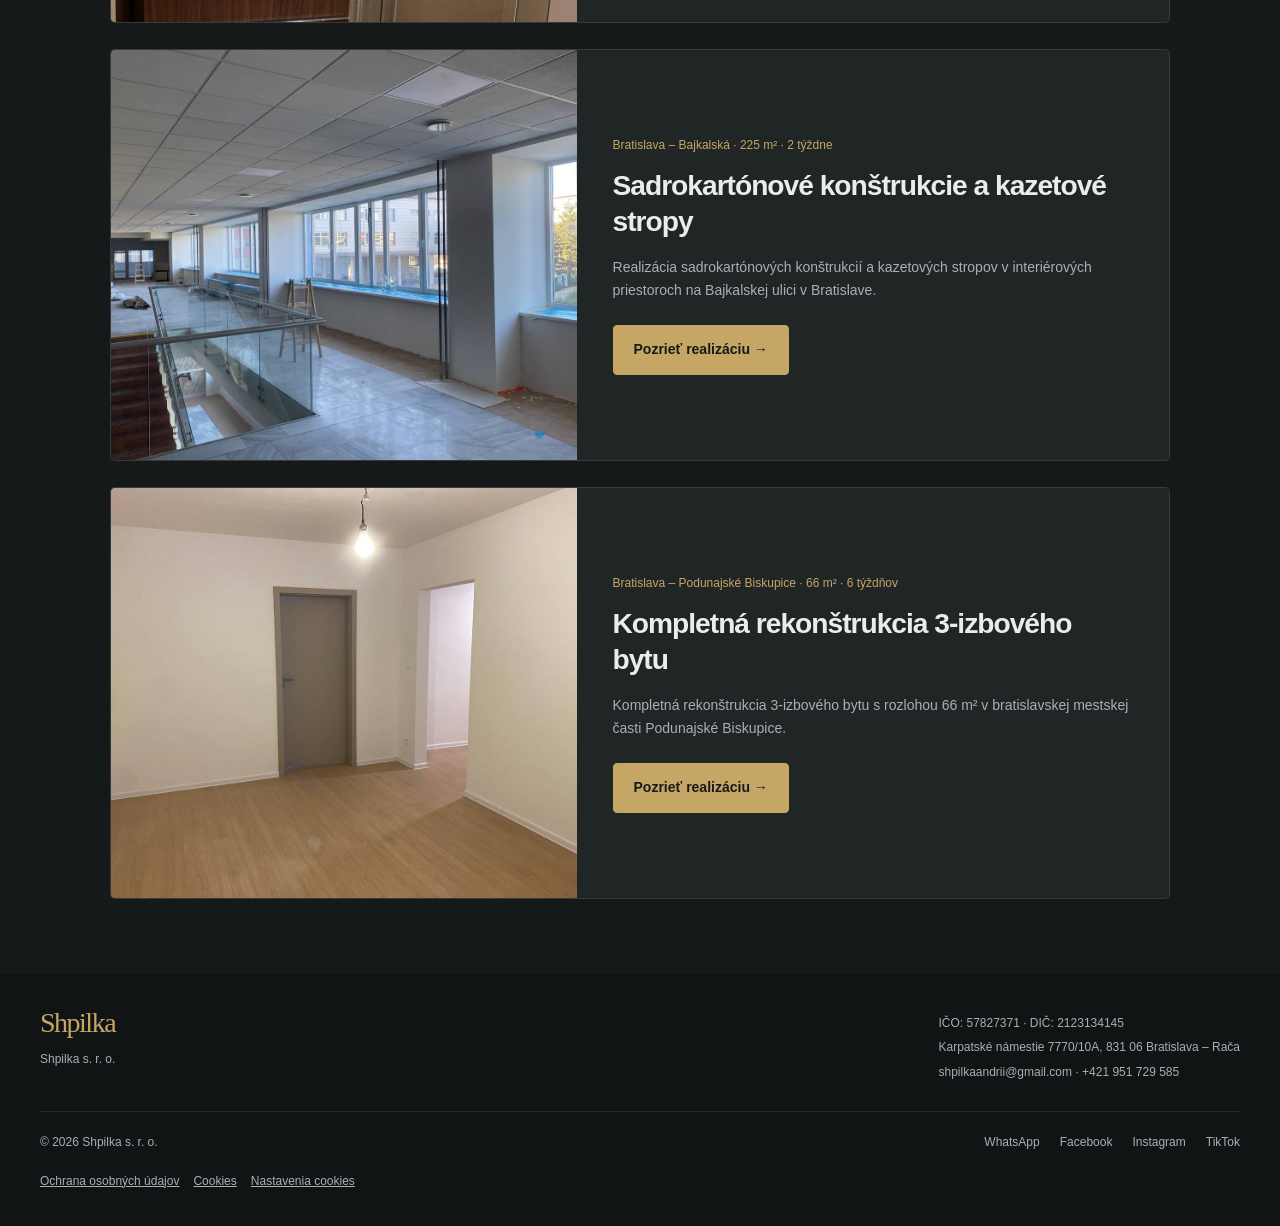
<file: realizacie/index.html>
<!DOCTYPE html>
<html lang="sk"><head><meta charset="UTF-8"><meta name="viewport" content="width=device-width,initial-scale=1">
<title>Realizácie — Shpilka | Rekonštrukcie</title>
<meta name="description" content="Pozrite si skutočné realizácie Shpilka s. r. o. a fotografie dokončených interiérov.">
<link rel="canonical" href="https://shpilka.sk/realizacie/"><link rel="icon" href="/favicon.png"><link rel="stylesheet" href="/assets/site.css">
<link rel="stylesheet" href="/assets/brand.css?v=portfolio-balanced-20261117"></head>
<body class="projects-page"><a class="skip-link" href="#main">Prejsť na obsah</a>
<header class="site-header"><nav class="wrap site-nav" aria-label="Hlavná navigácia">
<a class="brand" href="/" aria-label="Shpilka — domov">Shpilka</a>
<div class="links"><a href="/">Domov</a><a href="/realizacie/">Naše realizácie</a><a href="/#o-nas">O nás</a><a href="/#kontakt">Kontakt</a><a class="btn outline" href="/dopyt/?typ=ponuka">Cenová ponuka</a></div>
</nav></header>
<section class="page-head wrap"><p class="eyebrow">NAŠE REALIZÁCIE</p><h1>Reálne zákazky. Dokončené práce.</h1><p class="intro">Pozrite si hotové interiéry aj priebeh našich realizácií.</p></section>
<main id="main" class="projects-main"><div id="projects" class="projects-grid"></div></main>
<script src="/realizacie/projects.js"></script>
<script>
(function(){
 const root=document.getElementById('projects');
 const ps=(window.SHPILKA_PROJECTS||[]).slice().reverse();
 const esc=s=>String(s??'').replace(/[&<>"']/g,c=>({'&':'&amp;','<':'&lt;','>':'&gt;','"':'&quot;',"'":'&#39;'}[c]));
 const projectUrl=p=>p.url||('/realizacie/projekt/?id='+encodeURIComponent(p.id));
 if(!ps.length){root.innerHTML='<p style="color:#94a3b8">Realizácie pripravujeme.</p>';return;}
 root.innerHTML=ps.map(p=>{
   const meta=[p.location,p.area,p.duration].filter(Boolean).map(esc).join(' · ');
   return `<article class="project-card"><a href="${projectUrl(p)}"><img loading="lazy" src="${esc(p.cover)}" alt="${esc(p.title)}"></a><div class="project-body"><div class="meta">${meta}</div><h2>${esc(p.title)}</h2><p>${esc((p.description||'').split('\n\n')[0])}</p><a class="btn" href="${projectUrl(p)}">Pozrieť realizáciu →</a></div></article>`;
 }).join('');
})();
</script>
<footer class="site-footer"><div class="wrap">
<div class="footer-row"><div><a class="brand footer-brand" href="/">Shpilka</a><p>Shpilka s. r. o.</p></div><div><p>IČO: 57827371 · DIČ: 2123134145</p><p>Karpatské námestie 7770/10A, 831 06 Bratislava – Rača</p><p><a href="mailto:shpilkaandrii@gmail.com">shpilkaandrii@gmail.com</a> · <a href="tel:+421951729585">+421 951 729 585</a></p></div></div>
<div class="footer-bottom"><p>© <span id="year"></span> Shpilka s. r. o.</p><div class="footer-links"><a href="https://wa.me/421951729585" target="_blank" rel="noopener">WhatsApp</a><a href="https://www.facebook.com/profile.php?id=61573303380805" target="_blank" rel="noopener">Facebook</a><a href="https://www.instagram.com/shpilka.sk/" target="_blank" rel="noopener">Instagram</a><a href="https://www.tiktok.com/@shpilka.s.r.o" target="_blank" rel="noopener">TikTok</a></div></div>
<div class="legal-footer"><a href="/ochrana-osobnych-udajov/">Ochrana osobných údajov</a><a href="/cookies/">Cookies</a><button type="button" onclick="ShpilkaCookies.open()">Nastavenia cookies</button></div>
</div></footer>
<script>document.getElementById('year').textContent=new Date().getFullYear();</script>
<script src="/assets/site.js"></script></body></html>
</file>
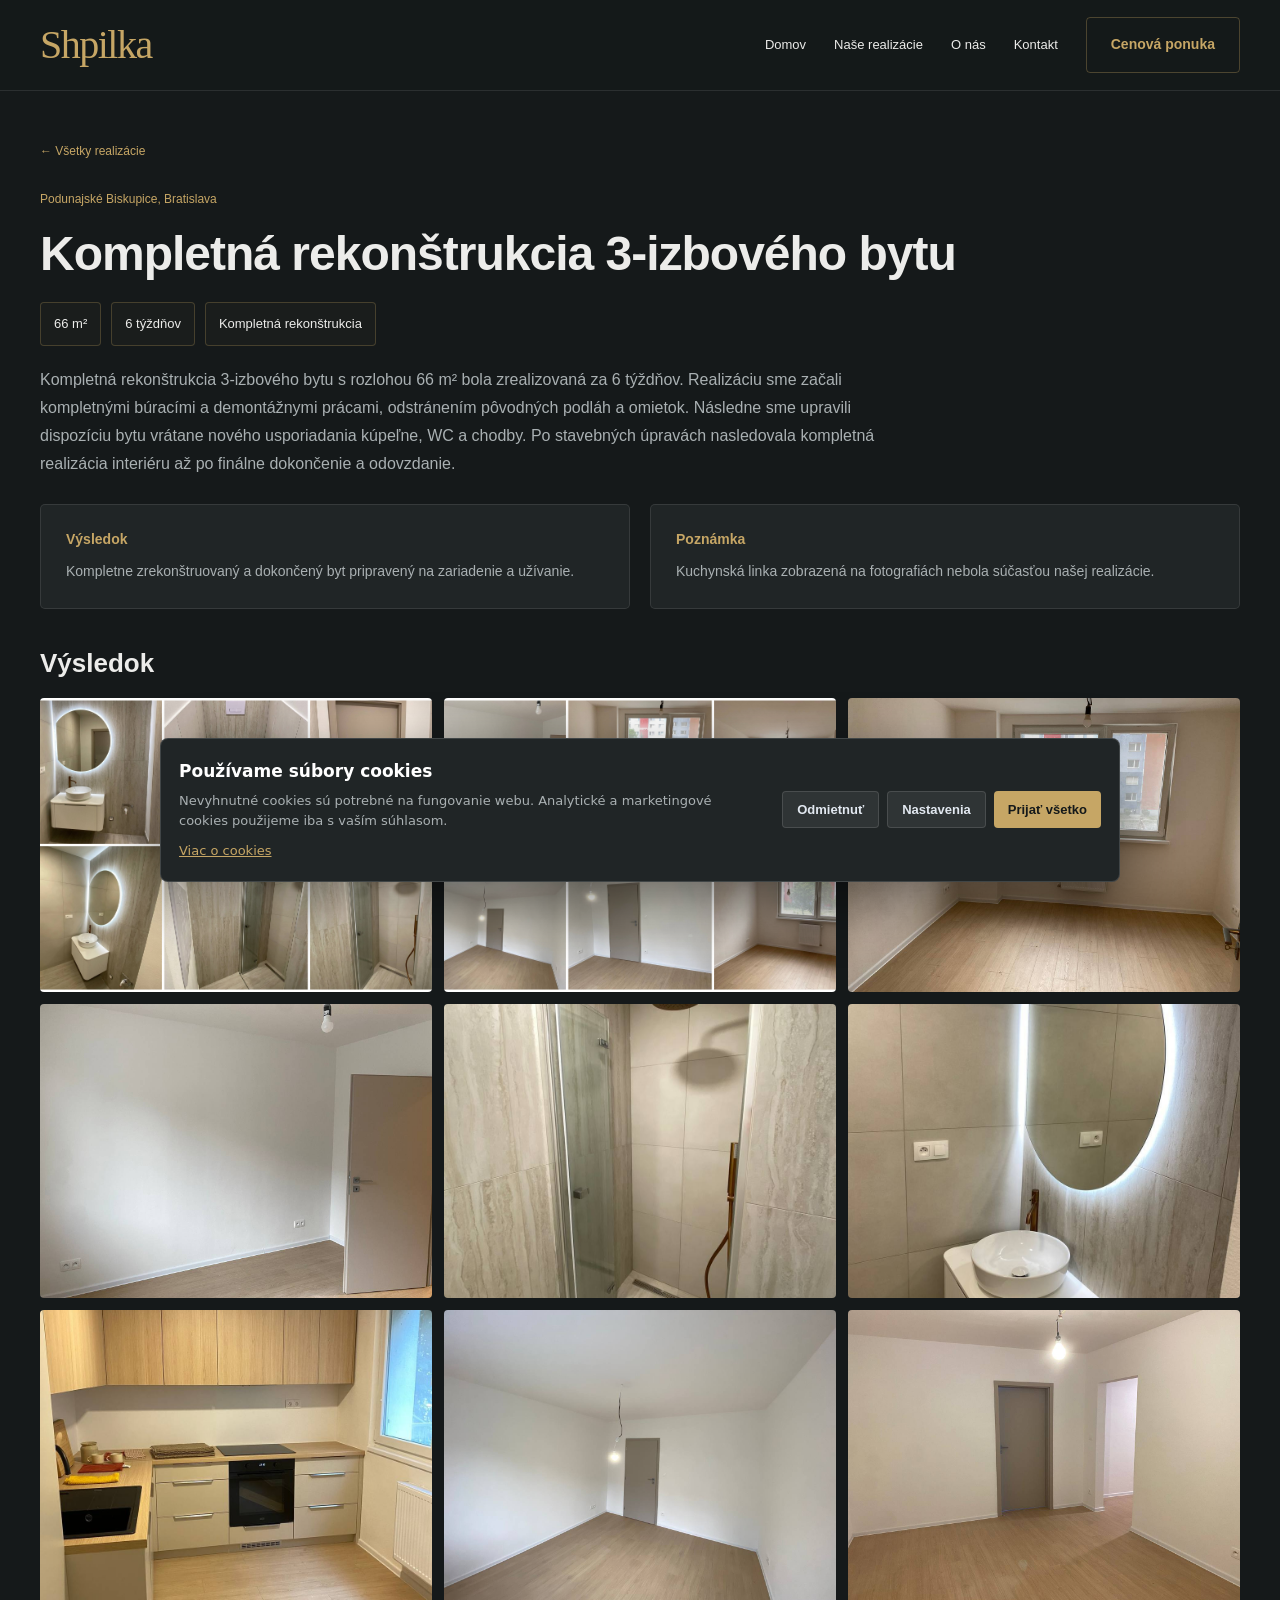
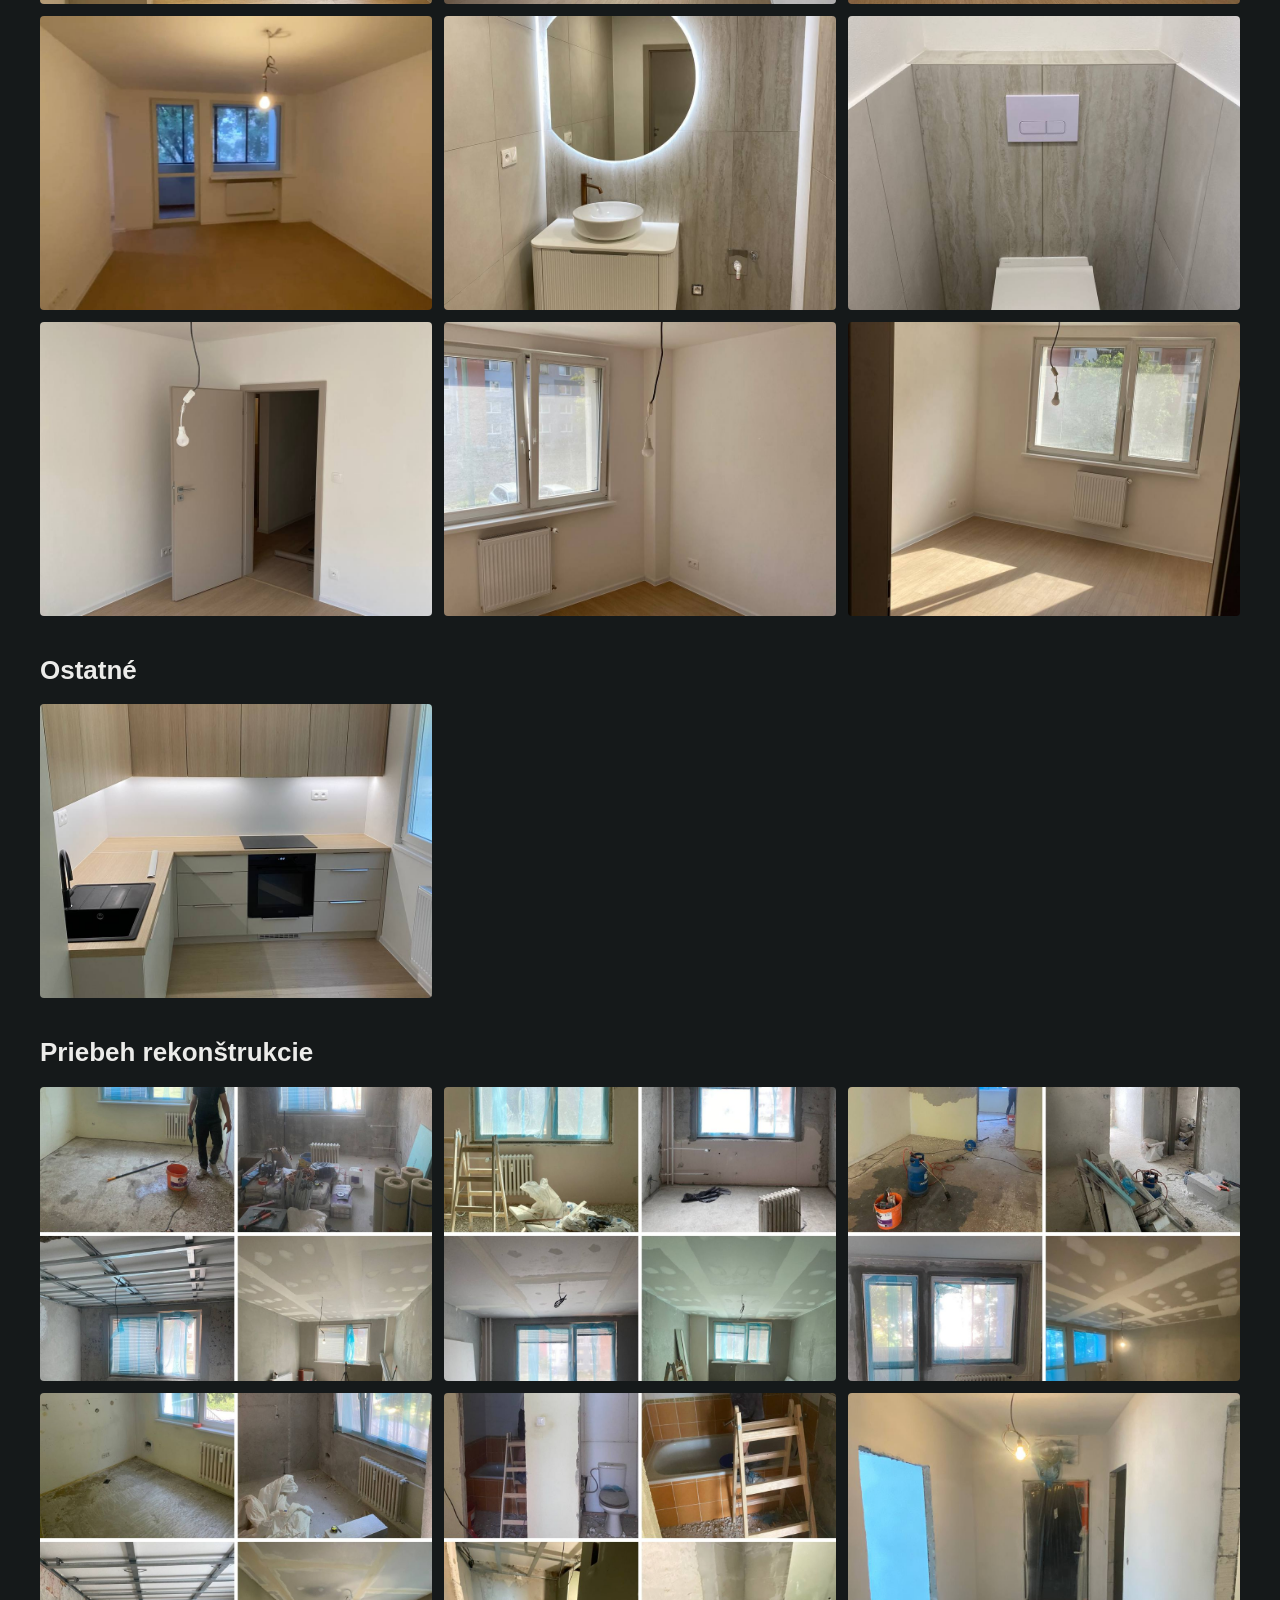
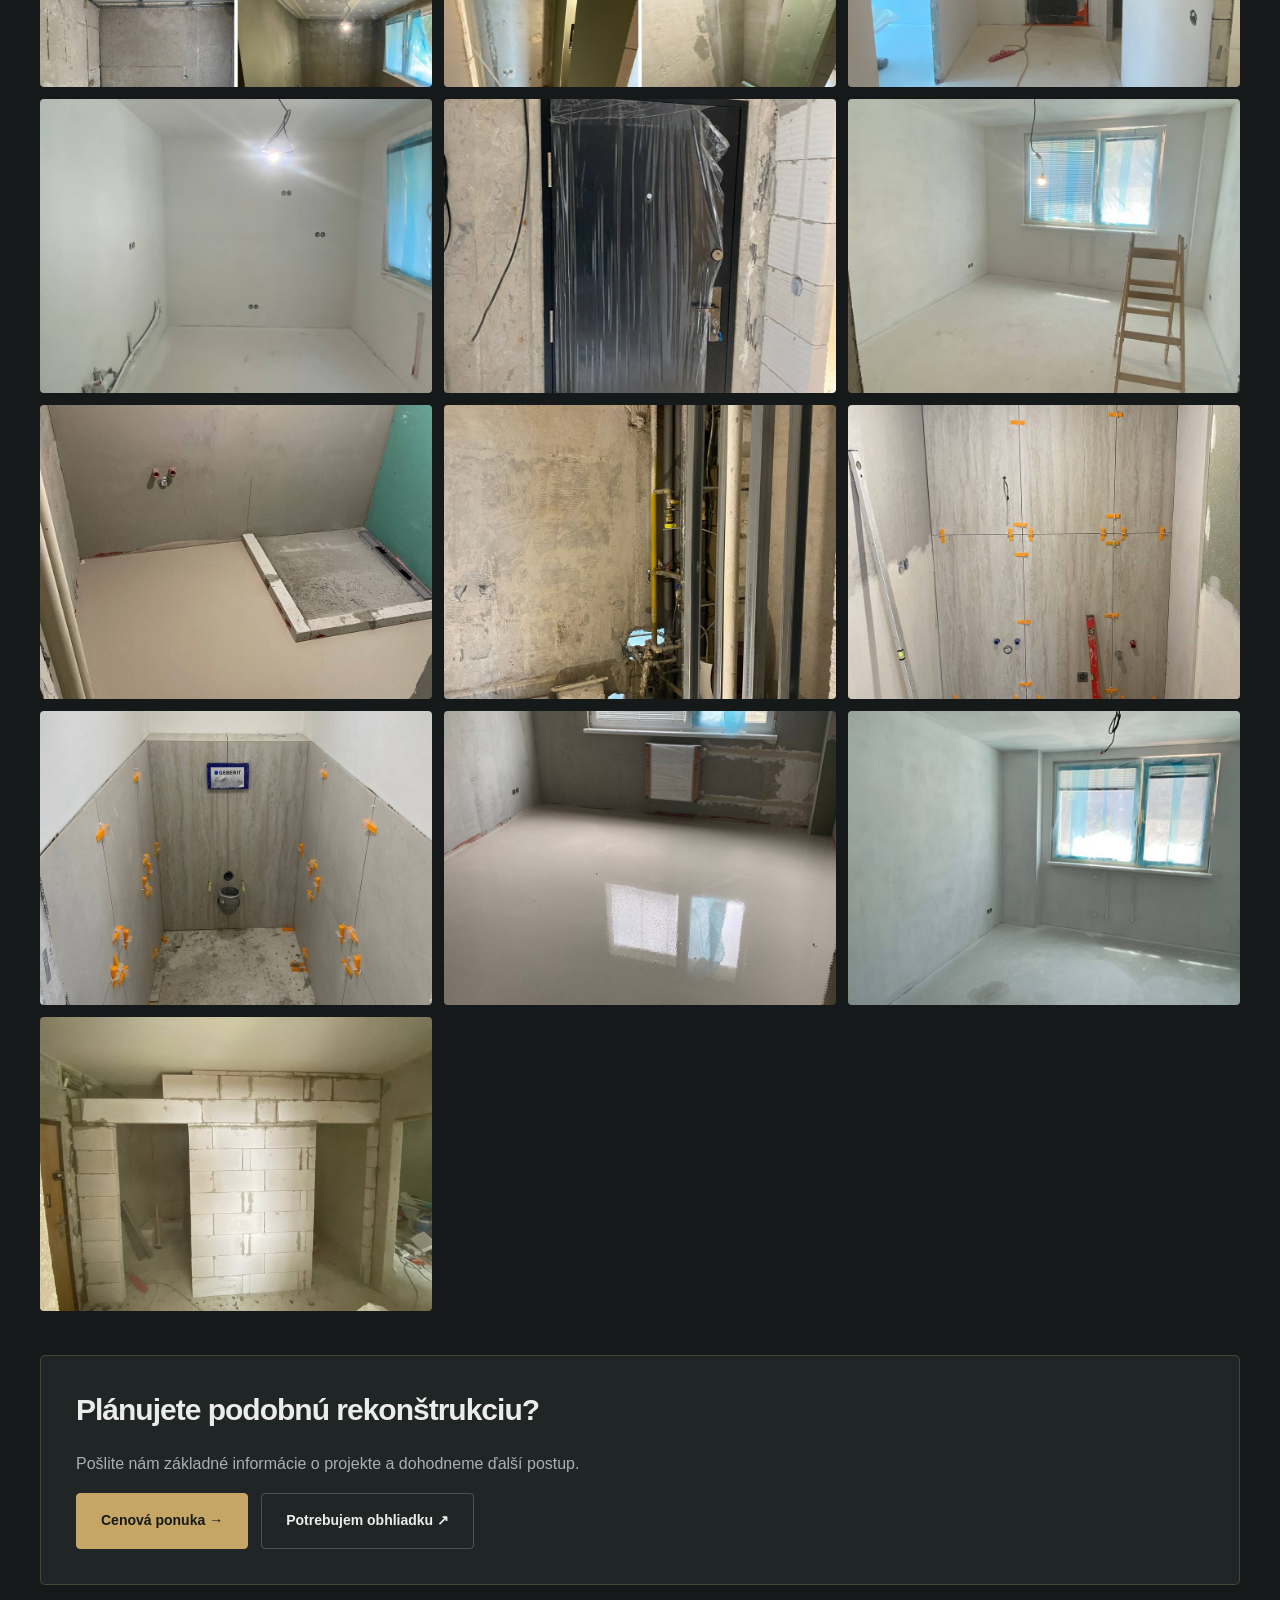
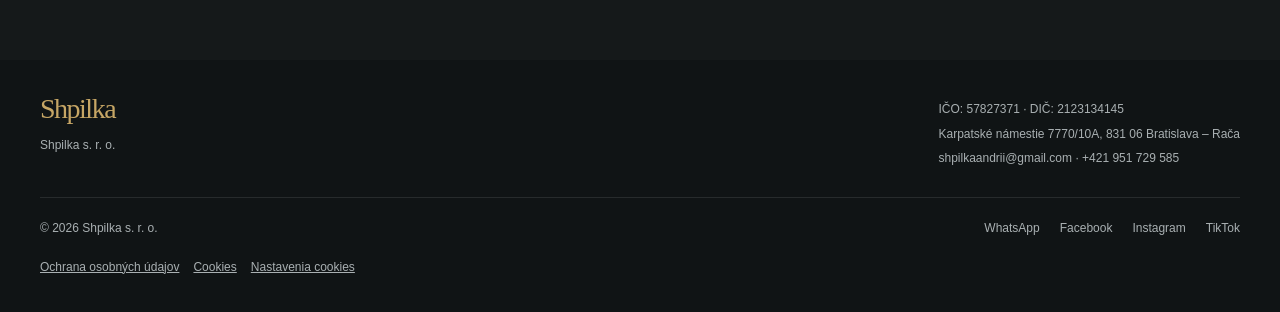
<file: realizacie/podunajske-biskupice/index.html>
<!DOCTYPE html><html lang="sk"><head><meta charset="UTF-8"><meta name="viewport" content="width=device-width,initial-scale=1"><title>Kompletná rekonštrukcia 3-izbového bytu — Shpilka</title><meta name="description" content="Kompletná rekonštrukcia 3-izbového bytu 66 m² v Podunajských Biskupiciach, Bratislava, zrealizovaná za 6 týždňov."><link rel="canonical" href="https://shpilka.sk/realizacie/podunajske-biskupice/"><link rel="icon" href="/favicon.png"><link rel="stylesheet" href="/assets/site.css"><link rel="stylesheet" href="/assets/brand.css?v=approved-20261014-2146"></head><body class="project-page"><a class="skip-link" href="#main">Prejsť na obsah</a>
<header class="site-header"><nav class="wrap site-nav" aria-label="Hlavná navigácia">
<a class="brand" href="/" aria-label="Shpilka — domov">Shpilka</a>
<div class="links"><a href="/">Domov</a><a href="/realizacie/">Naše realizácie</a><a href="/#o-nas">O nás</a><a href="/#kontakt">Kontakt</a><a class="btn outline" href="/dopyt/?typ=ponuka">Cenová ponuka</a></div>
</nav></header><main id="main" class="wrap detail-main"><a class="back" href="/realizacie/">← Všetky realizácie</a><section class="head"><div class="meta">Podunajské Biskupice, Bratislava</div><h1>Kompletná rekonštrukcia 3-izbového bytu</h1><div class="facts"><b>66 m²</b><b>6 týždňov</b><b>Kompletná rekonštrukcia</b></div><p>Kompletná rekonštrukcia 3-izbového bytu s rozlohou 66 m² bola zrealizovaná za 6 týždňov. Realizáciu sme začali kompletnými búracími a demontážnymi prácami, odstránením pôvodných podláh a omietok. Následne sme upravili dispozíciu bytu vrátane nového usporiadania kúpeľne, WC a chodby. Po stavebných úpravách nasledovala kompletná realizácia interiéru až po finálne dokončenie a odovzdanie.</p></section><div class="info"><div class="box"><h3>Výsledok</h3><p>Kompletne zrekonštruovaný a dokončený byt pripravený na zariadenie a užívanie.</p></div><div class="box"><h3>Poznámka</h3><p>Kuchynská linka zobrazená na fotografiách nebola súčasťou našej realizácie.</p></div></div><section class="stage"><h2>Výsledok</h2><div class="gallery"><img loading="lazy" src="/realizacie/foto/kompletna-rekonstrukcia-bytu-podunajske-biskupice/1788432746514.jpg" alt="Kompletná rekonštrukcia 3-izbového bytu – Výsledok"><img loading="lazy" src="/realizacie/foto/kompletna-rekonstrukcia-bytu-podunajske-biskupice/1788432746515.jpg" alt="Kompletná rekonštrukcia 3-izbového bytu – Výsledok"><img loading="lazy" src="/realizacie/foto/kompletna-rekonstrukcia-bytu-podunajske-biskupice/1788432884214.jpg" alt="Kompletná rekonštrukcia 3-izbového bytu – Výsledok"><img loading="lazy" src="/realizacie/foto/kompletna-rekonstrukcia-bytu-podunajske-biskupice/1788432884218.jpg" alt="Kompletná rekonštrukcia 3-izbového bytu – Výsledok"><img loading="lazy" src="/realizacie/foto/kompletna-rekonstrukcia-bytu-podunajske-biskupice/1788432884222.jpg" alt="Kompletná rekonštrukcia 3-izbového bytu – Výsledok"><img loading="lazy" src="/realizacie/foto/kompletna-rekonstrukcia-bytu-podunajske-biskupice/1788432884229.jpg" alt="Kompletná rekonštrukcia 3-izbového bytu – Výsledok"><img loading="lazy" src="/realizacie/foto/kompletna-rekonstrukcia-bytu-podunajske-biskupice/1788432884271.jpg" alt="Kompletná rekonštrukcia 3-izbového bytu – Výsledok"><img loading="lazy" src="/realizacie/foto/kompletna-rekonstrukcia-bytu-podunajske-biskupice/1788432889689.jpg" alt="Kompletná rekonštrukcia 3-izbového bytu – Výsledok"><img loading="lazy" src="/realizacie/foto/kompletna-rekonstrukcia-bytu-podunajske-biskupice/1788432884298.jpg" alt="Kompletná rekonštrukcia 3-izbového bytu – Výsledok"><img loading="lazy" src="/realizacie/foto/kompletna-rekonstrukcia-bytu-podunajske-biskupice/1788432884299.jpg" alt="Kompletná rekonštrukcia 3-izbového bytu – Výsledok"><img loading="lazy" src="/realizacie/foto/kompletna-rekonstrukcia-bytu-podunajske-biskupice/1788432889726.jpg" alt="Kompletná rekonštrukcia 3-izbového bytu – Výsledok"><img loading="lazy" src="/realizacie/foto/kompletna-rekonstrukcia-bytu-podunajske-biskupice/1788432889727.jpg" alt="Kompletná rekonštrukcia 3-izbového bytu – Výsledok"><img loading="lazy" src="/realizacie/foto/kompletna-rekonstrukcia-bytu-podunajske-biskupice/1788432889732.jpg" alt="Kompletná rekonštrukcia 3-izbového bytu – Výsledok"><img loading="lazy" src="/realizacie/foto/kompletna-rekonstrukcia-bytu-podunajske-biskupice/1788432889734.jpg" alt="Kompletná rekonštrukcia 3-izbového bytu – Výsledok"><img loading="lazy" src="/realizacie/foto/kompletna-rekonstrukcia-bytu-podunajske-biskupice/1788432889736.jpg" alt="Kompletná rekonštrukcia 3-izbového bytu – Výsledok"></div></section><section class="stage"><h2>Ostatné</h2><div class="gallery"><img loading="lazy" src="/realizacie/foto/kompletna-rekonstrukcia-bytu-podunajske-biskupice/1788432789864.jpg" alt="Kompletná rekonštrukcia 3-izbového bytu – Ostatné"></div></section><section class="stage"><h2>Priebeh rekonštrukcie</h2><div class="gallery"><img loading="lazy" src="/realizacie/foto/kompletna-rekonstrukcia-bytu-podunajske-biskupice/1788432746516.jpg" alt="Kompletná rekonštrukcia 3-izbového bytu – Priebeh rekonštrukcie"><img loading="lazy" src="/realizacie/foto/kompletna-rekonstrukcia-bytu-podunajske-biskupice/1788432746517.jpg" alt="Kompletná rekonštrukcia 3-izbového bytu – Priebeh rekonštrukcie"><img loading="lazy" src="/realizacie/foto/kompletna-rekonstrukcia-bytu-podunajske-biskupice/1788432746518.jpg" alt="Kompletná rekonštrukcia 3-izbového bytu – Priebeh rekonštrukcie"><img loading="lazy" src="/realizacie/foto/kompletna-rekonstrukcia-bytu-podunajske-biskupice/1788432746519.jpg" alt="Kompletná rekonštrukcia 3-izbového bytu – Priebeh rekonštrukcie"><img loading="lazy" src="/realizacie/foto/kompletna-rekonstrukcia-bytu-podunajske-biskupice/1788432746520.jpg" alt="Kompletná rekonštrukcia 3-izbového bytu – Priebeh rekonštrukcie"><img loading="lazy" src="/realizacie/foto/kompletna-rekonstrukcia-bytu-podunajske-biskupice/1788432884159.jpg" alt="Kompletná rekonštrukcia 3-izbového bytu – Priebeh rekonštrukcie"><img loading="lazy" src="/realizacie/foto/kompletna-rekonstrukcia-bytu-podunajske-biskupice/1788432884163.jpg" alt="Kompletná rekonštrukcia 3-izbového bytu – Priebeh rekonštrukcie"><img loading="lazy" src="/realizacie/foto/kompletna-rekonstrukcia-bytu-podunajske-biskupice/1788432884168.jpg" alt="Kompletná rekonštrukcia 3-izbového bytu – Priebeh rekonštrukcie"><img loading="lazy" src="/realizacie/foto/kompletna-rekonstrukcia-bytu-podunajske-biskupice/1788432884170.jpg" alt="Kompletná rekonštrukcia 3-izbového bytu – Priebeh rekonštrukcie"><img loading="lazy" src="/realizacie/foto/kompletna-rekonstrukcia-bytu-podunajske-biskupice/1788432884213.jpg" alt="Kompletná rekonštrukcia 3-izbového bytu – Priebeh rekonštrukcie"><img loading="lazy" src="/realizacie/foto/kompletna-rekonstrukcia-bytu-podunajske-biskupice/1788432884164.jpg" alt="Kompletná rekonštrukcia 3-izbového bytu – Priebeh rekonštrukcie"><img loading="lazy" src="/realizacie/foto/kompletna-rekonstrukcia-bytu-podunajske-biskupice/1788432884219.jpg" alt="Kompletná rekonštrukcia 3-izbového bytu – Priebeh rekonštrukcie"><img loading="lazy" src="/realizacie/foto/kompletna-rekonstrukcia-bytu-podunajske-biskupice/1788432884223.jpg" alt="Kompletná rekonštrukcia 3-izbového bytu – Priebeh rekonštrukcie"><img loading="lazy" src="/realizacie/foto/kompletna-rekonstrukcia-bytu-podunajske-biskupice/1788432884225.jpg" alt="Kompletná rekonštrukcia 3-izbového bytu – Priebeh rekonštrukcie"><img loading="lazy" src="/realizacie/foto/kompletna-rekonstrukcia-bytu-podunajske-biskupice/1788432889640.jpg" alt="Kompletná rekonštrukcia 3-izbového bytu – Priebeh rekonštrukcie"><img loading="lazy" src="/realizacie/foto/kompletna-rekonstrukcia-bytu-podunajske-biskupice/1788432884230.jpg" alt="Kompletná rekonštrukcia 3-izbového bytu – Priebeh rekonštrukcie"></div></section><section class="cta"><h2>Plánujete podobnú rekonštrukciu?</h2><p>Pošlite nám základné informácie o projekte a dohodneme ďalší postup.</p><div class="actions"><a class="btn" href="/dopyt/?typ=ponuka">Cenová ponuka →</a><a class="btn secondary" href="/dopyt/?typ=obhliadka">Potrebujem obhliadku ↗</a></div></section></main><div class="lightbox" id="lightbox"><button aria-label="Zavrieť">×</button><img alt="Detail realizácie"></div><script>const lb=document.getElementById('lightbox'),lbi=lb.querySelector('img');document.addEventListener('click',e=>{if(e.target.matches('.gallery img')){lbi.src=e.target.src;lb.classList.add('open')}if(e.target===lb||e.target===lb.querySelector('button'))lb.classList.remove('open')});document.addEventListener('keydown',e=>{if(e.key==='Escape')lb.classList.remove('open')});</script><footer class="site-footer"><div class="wrap">
<div class="footer-row"><div><a class="brand footer-brand" href="/">Shpilka</a><p>Shpilka s. r. o.</p></div><div><p>IČO: 57827371 · DIČ: 2123134145</p><p>Karpatské námestie 7770/10A, 831 06 Bratislava – Rača</p><p><a href="mailto:shpilkaandrii@gmail.com">shpilkaandrii@gmail.com</a> · <a href="tel:+421951729585">+421 951 729 585</a></p></div></div>
<div class="footer-bottom"><p>© <span id="year"></span> Shpilka s. r. o.</p><div class="footer-links"><a href="https://wa.me/421951729585" target="_blank" rel="noopener">WhatsApp</a><a href="https://www.facebook.com/profile.php?id=61573303380805" target="_blank" rel="noopener">Facebook</a><a href="https://www.instagram.com/shpilka.sk/" target="_blank" rel="noopener">Instagram</a><a href="https://www.tiktok.com/@shpilka.s.r.o" target="_blank" rel="noopener">TikTok</a></div></div>
<div class="legal-footer"><a href="/ochrana-osobnych-udajov/">Ochrana osobných údajov</a><a href="/cookies/">Cookies</a><button type="button" onclick="ShpilkaCookies.open()">Nastavenia cookies</button></div>
</div></footer>
<script>document.getElementById('year').textContent=new Date().getFullYear();</script>
<script src="/assets/site.js"></script></body></html>
</file>
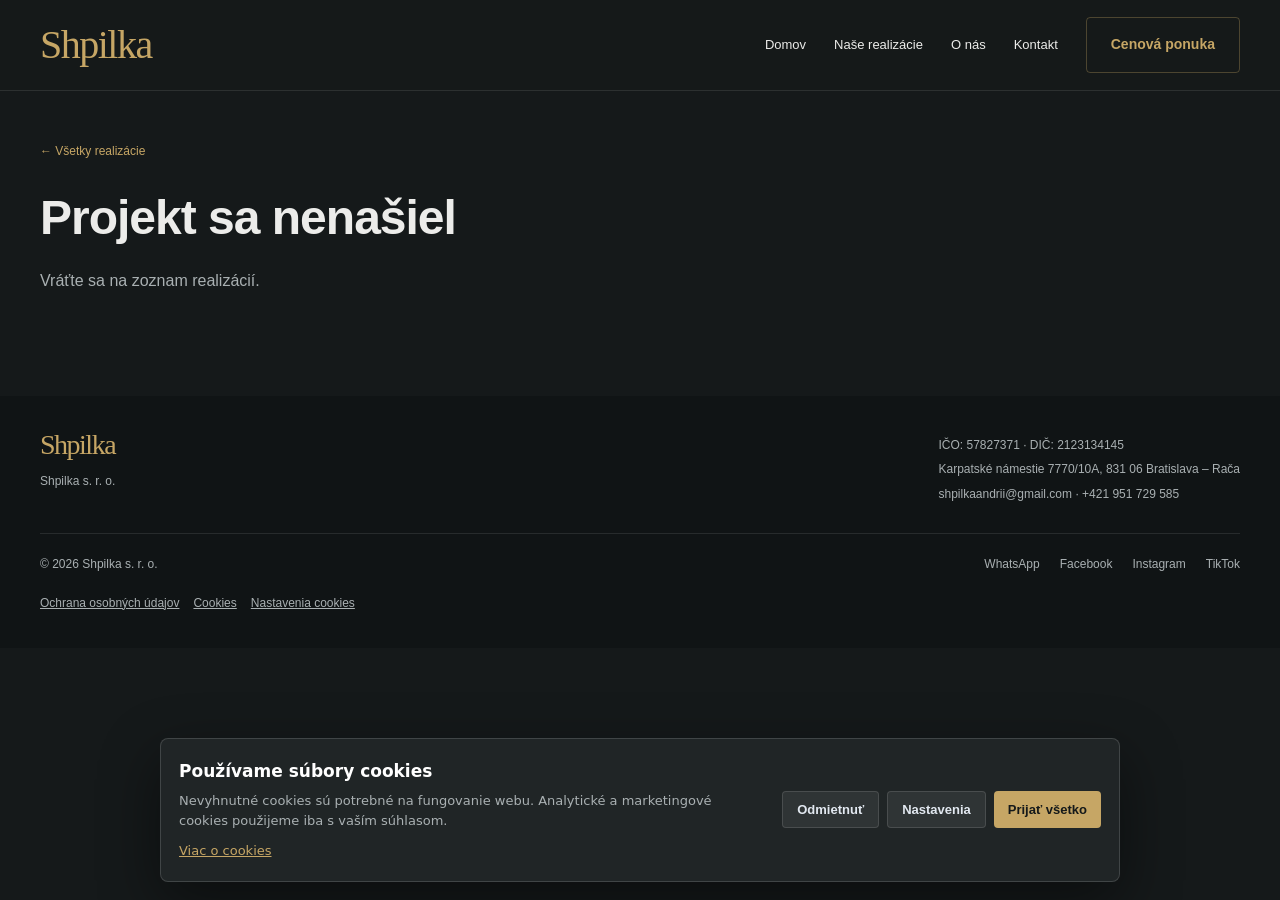
<file: realizacie/projekt/index.html>
<!DOCTYPE html><html lang="sk"><head><meta charset="UTF-8"><meta name="viewport" content="width=device-width,initial-scale=1"><title>Realizácia — Shpilka</title><meta name="robots" content="index,follow"><link rel="icon" href="/favicon.png"><link rel="stylesheet" href="/assets/site.css"><link rel="stylesheet" href="/assets/brand.css?v=approved-20261014-2146"></head><body class="project-page"><a class="skip-link" href="#main">Prejsť na obsah</a>
<header class="site-header"><nav class="wrap site-nav" aria-label="Hlavná navigácia">
<a class="brand" href="/" aria-label="Shpilka — domov">Shpilka</a>
<div class="links"><a href="/">Domov</a><a href="/realizacie/">Naše realizácie</a><a href="/#o-nas">O nás</a><a href="/#kontakt">Kontakt</a><a class="btn outline" href="/dopyt/?typ=ponuka">Cenová ponuka</a></div>
</nav></header><main id="main" class="wrap detail-main"><a class="back" href="/realizacie/">← Všetky realizácie</a><div id="project"></div></main><div class="lightbox" id="lightbox"><button aria-label="Zavrieť">×</button><img alt="Detail realizácie"></div><script src="/realizacie/projects.js"></script><script>
const id=new URLSearchParams(location.search).get('id');const p=(window.SHPILKA_PROJECTS||[]).find(x=>x.id===id);const el=document.getElementById('project');
function normImages(list){return (list||[]).map(x=>typeof x==='string'?{src:x,stage:'Galéria'}:x)}
if(!p){el.innerHTML='<div class="head"><h1>Projekt sa nenašiel</h1><p>Vráťte sa na zoznam realizácií.</p></div>';}else{document.title=p.title+' — Shpilka';const imgs=normImages(p.images);const groups={};imgs.forEach(i=>{const s=i.stage||'Galéria';(groups[s]||(groups[s]=[])).push(i)});const stages=Object.entries(groups).map(([name,arr])=>`<section class="stage"><h2>${name}</h2><div class="gallery">${arr.map(i=>`<img loading="lazy" src="${i.src}" alt="${p.title} – ${name}">`).join('')}</div></section>`).join('');el.innerHTML=`<section class="head"><div class="meta">${p.location} · ${p.type}</div><h1>${p.title}</h1><p style="white-space:pre-line">${p.description||''}</p></section>${(p.result||p.note)?`<div class="info">${p.result?`<div class="box"><h3>Výsledok</h3><p>${p.result}</p></div>`:''}${p.note?`<div class="box"><h3>Poznámka</h3><p>${p.note}</p></div>`:''}</div>`:''}${stages}<section class="cta"><h2>Plánujete podobnú rekonštrukciu?</h2><p>Pošlite nám základné informácie o projekte a dohodneme obhliadku a ďalší postup.</p><div class="actions"><a class="btn" href="/dopyt/?typ=ponuka">Cenová ponuka →</a><a class="btn secondary" href="/dopyt/?typ=obhliadka">Potrebujem obhliadku ↗</a></div></section>`;}
const lb=document.getElementById('lightbox'),lbi=lb.querySelector('img');document.addEventListener('click',e=>{if(e.target.matches('.gallery img')){lbi.src=e.target.src;lb.classList.add('open')}if(e.target===lb||e.target===lb.querySelector('button'))lb.classList.remove('open')});document.addEventListener('keydown',e=>{if(e.key==='Escape')lb.classList.remove('open')});
</script><footer class="site-footer"><div class="wrap">
<div class="footer-row"><div><a class="brand footer-brand" href="/">Shpilka</a><p>Shpilka s. r. o.</p></div><div><p>IČO: 57827371 · DIČ: 2123134145</p><p>Karpatské námestie 7770/10A, 831 06 Bratislava – Rača</p><p><a href="mailto:shpilkaandrii@gmail.com">shpilkaandrii@gmail.com</a> · <a href="tel:+421951729585">+421 951 729 585</a></p></div></div>
<div class="footer-bottom"><p>© <span id="year"></span> Shpilka s. r. o.</p><div class="footer-links"><a href="https://wa.me/421951729585" target="_blank" rel="noopener">WhatsApp</a><a href="https://www.facebook.com/profile.php?id=61573303380805" target="_blank" rel="noopener">Facebook</a><a href="https://www.instagram.com/shpilka.sk/" target="_blank" rel="noopener">Instagram</a><a href="https://www.tiktok.com/@shpilka.s.r.o" target="_blank" rel="noopener">TikTok</a></div></div>
<div class="legal-footer"><a href="/ochrana-osobnych-udajov/">Ochrana osobných údajov</a><a href="/cookies/">Cookies</a><button type="button" onclick="ShpilkaCookies.open()">Nastavenia cookies</button></div>
</div></footer>
<script>document.getElementById('year').textContent=new Date().getFullYear();</script>
<script src="/assets/site.js"></script></body></html>
</file>
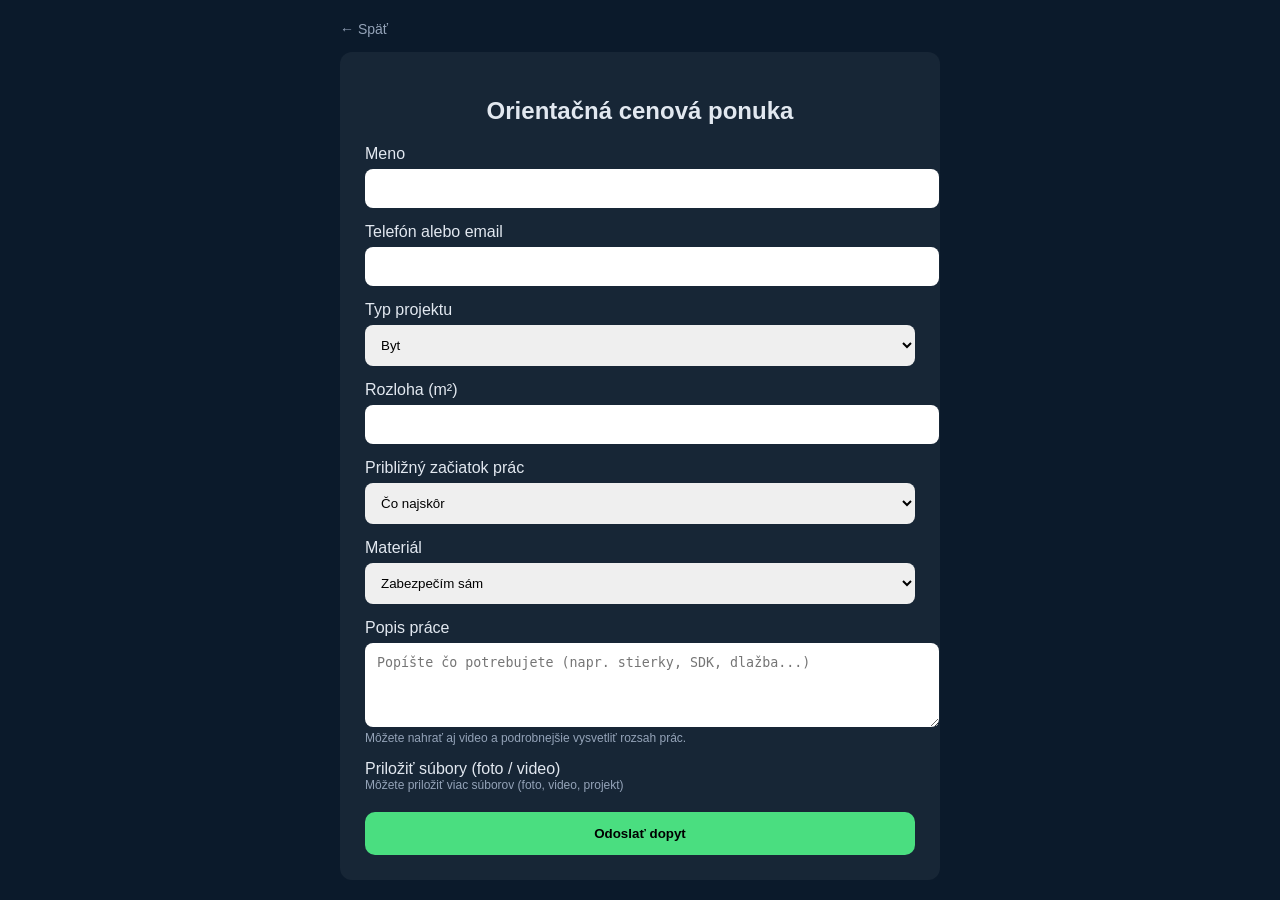
<file: dopyt.html>
<!DOCTYPE html>
<html lang="sk">
<head>
<meta charset="UTF-8">
<meta name="viewport" content="width=device-width, initial-scale=1.0">
<title>Dopyt - SHPILKA</title>

<!-- Uploadcare -->
<script>
UPLOADCARE_PUBLIC_KEY = '78744bcd2979b7b29ecc';
UPLOADCARE_MULTIPLE = true;
</script>
<script src="https://ucarecdn.com/libs/widget/3.x/uploadcare.full.min.js"></script>

<style>
body {
    margin:0;
    font-family: Inter, Arial;
    background:#0b1a2b;
    color:#e2e8f0;
}

.container {
    max-width:600px;
    margin:auto;
    padding:20px;
}

/* BACK BUTTON */
.back {
    display:inline-block;
    margin-bottom:15px;
    color:#94a3b8;
    text-decoration:none;
    font-size:14px;
}
.back:hover {
    color:white;
}

.block {
    background: rgba(255,255,255,0.05);
    padding:25px;
    border-radius:12px;
}

h2 {
    text-align:center;
}

label {
    display:block;
    margin-top:15px;
}

input, textarea, select {
    width:100%;
    padding:12px;
    margin-top:6px;
    border-radius:8px;
    border:none;
}

textarea {
    resize:vertical;
}

.btn {
    width:100%;
    background:#4ade80;
    padding:14px;
    border:none;
    border-radius:10px;
    margin-top:20px;
    font-weight:bold;
    cursor:pointer;
}

.hint {
    font-size:12px;
    color:#94a3b8;
}

/* popup */
.popup {
    position:fixed;
    top:0;
    left:0;
    width:100%;
    height:100%;
    background:rgba(0,0,0,0.7);
    display:none;
    justify-content:center;
    align-items:center;
    z-index:9999;
}

.popup-box {
    position:relative;
    background:#020617;
    padding:25px;
    border-radius:12px;
    max-width:400px;
    text-align:center;
}

.close {
    position:absolute;
    top:10px;
    right:10px;
    background:none;
    border:none;
    color:#94a3b8;
    font-size:18px;
    cursor:pointer;
}
.close:hover {
    color:white;
}

.call-btn {
    display:block;
    margin-top:15px;
    background:#4ade80;
    padding:12px;
    border-radius:8px;
    color:black;
    text-decoration:none;
    font-weight:bold;
}
</style>
</head>

<body>

<div class="container">

<!-- BACK BUTTON -->
<a href="#" onclick="history.back()" class="back">← Späť</a>

<div class="block">

<h2>Orientačná cenová ponuka</h2>

<form id="mainForm"
action="https://formspree.io/f/mkokgrrq"
method="POST"
target="hidden_iframe">

<label>Meno</label>
<input type="text" name="name" required>

<label>Telefón alebo email</label>
<input type="text" name="contact" required>

<label>Typ projektu</label>
<select name="type">
<option>Byt</option>
<option>Dom</option>
<option>Komerčný priestor</option>
</select>

<label>Rozloha (m²)</label>
<input type="number" name="area">

<label>Približný začiatok prác</label>
<select name="start">
<option>Čo najskôr</option>
<option>Do 1 týždňa</option>
<option>Do 2 týždňov</option>
<option>Do 1 mesiaca</option>
<option>1–3 mesiace</option>
<option>Neskôr</option>
</select>

<label>Materiál</label>
<select name="material">
<option>Zabezpečím sám</option>
<option>Potrebujem zabezpečiť</option>
<option>Dohodou</option>
</select>

<label>Popis práce</label>
<textarea name="message" rows="4" placeholder="Popíšte čo potrebujete (napr. stierky, SDK, dlažba...)"></textarea>

<div class="hint">
Môžete nahrať aj video a podrobnejšie vysvetliť rozsah prác.
</div>
<label>Priložiť súbory (foto / video)</label>
<input type="hidden" role="uploadcare-uploader" name="files" />

<div class="hint">
Môžete priložiť viac súborov (foto, video, projekt)
</div>

<button type="submit" class="btn"> Odoslať dopyt</button>

</form>

</div>

</div>

<!-- popup -->
<div id="popup" class="popup">
<div class="popup-box">

<button class="close" onclick="closePopup()">✕</button>

<h3 style="font-size:22px;">Ďakujeme 👍</h3>

<p style="margin-top:10px;">
Vaša žiadosť bola úspešne odoslaná.
</p>

<p style="margin-top:10px; color:#94a3b8;">
Ozveme sa vám čo najskôr s cenovou ponukou.
</p>

<div style="margin-top:20px; font-size:13px; color:#64748b;">
📞 Ak je to súrne, môžete nám zavolať
</div>

<a href="tel:+421951729585" class="call-btn">
Zavolať teraz
</a>

</div>
</div>

<iframe name="hidden_iframe" style="display:none;"></iframe>

<script>
function closePopup(){
    document.getElementById("popup").style.display = "none";
}

document.getElementById("mainForm").addEventListener("submit", function(){
    setTimeout(() => {
        document.getElementById("popup").style.display = "flex";
        document.getElementById("mainForm").reset();
    }, 800);
});
</script>

</body>
</html>
</file>
<file: assets/site.css>
#cookie-banner{position:fixed;inset:auto 18px 18px 18px;z-index:10000;display:flex;justify-content:center;font-family:'Segoe UI',system-ui,sans-serif}.cookie-box{width:min(960px,100%);background:#0f172a;border:1px solid rgba(255,255,255,.14);border-radius:16px;padding:18px;box-shadow:0 20px 60px rgba(0,0,0,.45);display:grid;grid-template-columns:1fr auto;gap:18px;align-items:center}.cookie-copy strong{display:block;color:#fff;font-size:17px;margin-bottom:5px}.cookie-copy p{color:#94a3b8;font-size:13px;line-height:1.55;margin:0 0 5px}.cookie-copy a{color:#facc15;font-size:13px;text-decoration:underline}.cookie-actions{display:flex;gap:8px;flex-wrap:wrap;justify-content:flex-end}.cookie-btn{border:0;border-radius:9px;padding:10px 14px;font:600 13px inherit;cursor:pointer}.cookie-btn.primary{background:linear-gradient(135deg,#d4af37,#facc15);color:#020617}.cookie-btn.secondary{background:rgba(255,255,255,.07);border:1px solid rgba(255,255,255,.12);color:#e2e8f0}.cookie-settings{grid-column:1/-1;border-top:1px solid rgba(255,255,255,.08);padding-top:12px}.cookie-settings label{display:flex;justify-content:space-between;gap:20px;padding:10px 0;color:#e2e8f0}.cookie-settings small{display:block;color:#64748b;font-weight:400;margin-top:2px}.cookie-settings input{width:19px;height:19px;accent-color:#facc15}.cookie-settings .save{margin-top:6px}.legal-footer{margin-top:18px;display:flex;justify-content:center;gap:14px;flex-wrap:wrap}.legal-footer a,.legal-footer button{font:inherit;font-size:12px;color:#64748b;background:none;border:0;padding:0;cursor:pointer;text-decoration:underline}@media(max-width:720px){.cookie-box{grid-template-columns:1fr}.cookie-actions{justify-content:stretch}.cookie-btn{flex:1}.cookie-settings{grid-column:1}}
</file>
<file: assets/brand.css>
:root{--bg:#15191a;--panel:#202526;--gold:#c6a665;--text:#ececea;--muted:#a9b0b2;--line:#ffffff19;color-scheme:dark}
*{box-sizing:border-box}html{scroll-behavior:smooth;scroll-padding-top:110px}body{margin:0;background:var(--bg);color:var(--text);font-family:Arial,Helvetica,sans-serif;line-height:1.7}a{color:inherit;text-decoration:none}button,input,select,textarea{font:inherit}button{cursor:pointer}button:disabled{cursor:wait;opacity:.65}a:focus-visible,button:focus-visible,summary:focus-visible{outline:2px solid var(--gold);outline-offset:5px}[hidden]{display:none!important}.wrap{width:min(1200px,calc(100% - 48px));margin:auto}.skip-link{position:absolute;top:-100px;padding:12px;background:var(--gold);color:var(--bg);z-index:200}.skip-link:focus{top:5px}
.site-header{position:sticky;top:0;z-index:100;background:#15191af5;border-bottom:1px solid var(--line)}.site-nav{min-height:90px;display:flex;align-items:center;justify-content:space-between;gap:30px}.brand{font-family:Georgia,'Times New Roman',serif;font-size:40px;font-weight:400;letter-spacing:-1.5px;line-height:1;color:var(--gold);white-space:nowrap}.links{display:flex;gap:28px;align-items:center;font-size:13px}.links a:hover{color:var(--gold)}.btn{display:inline-flex;align-items:center;justify-content:center;gap:24px;background:var(--gold);color:#15191a;border:1px solid var(--gold);padding:15px 24px;border-radius:4px;font-size:14px;font-weight:700;line-height:1.7}.btn.secondary{background:transparent;border-color:#ffffff35;color:var(--text)}.btn.outline{background:transparent;border-color:#c6a66550;color:var(--gold)}.btn:hover{filter:brightness(1.12)}
.hero{padding:88px 0 38px;background:radial-gradient(ellipse at 90% 35%,#c6a6650a,transparent 60%),linear-gradient(120deg,#15191a,#232a2c);position:relative;overflow:hidden}.hero:after{content:'';position:absolute;width:600px;height:600px;right:-250px;top:-200px;border:1px solid #c6a66518;transform:rotate(35deg);pointer-events:none}.hero-content{position:relative;z-index:1}.eyebrow{font-size:10px;letter-spacing:2.5px;text-transform:uppercase;color:var(--gold);font-weight:700;margin:0 0 24px}.hero h1{font-size:clamp(40px,5.2vw,70px);line-height:1.12;letter-spacing:-2px;font-weight:600;max-width:960px;margin:0 0 30px}.hero h1 span{color:var(--gold)}.lead{font-size:17px;line-height:1.9;color:var(--muted);max-width:650px;margin:0 0 34px}.actions{display:flex;gap:13px;flex-wrap:wrap}.strip{margin-top:65px;border-top:1px solid var(--line);padding-top:25px;display:flex;gap:42px;color:var(--muted);font-size:12px}.strip span:before{content:'—';color:var(--gold);margin-right:12px}
section.block{padding:78px 0}h2{font-size:clamp(29px,3.3vw,42px);line-height:1.25;font-weight:600;letter-spacing:-1px;margin:0 0 22px}h3{font-size:21px;line-height:1.4;font-weight:600;margin:0 0 13px}.intro{font-size:15px;color:var(--muted);max-width:650px}.cards{display:grid;grid-template-columns:repeat(3,minmax(0,1fr));gap:22px;margin-top:38px}.card{padding:30px;background:var(--panel);border:1px solid var(--line);border-radius:5px}.number{font-size:11px;color:var(--gold);display:block;margin-bottom:25px}.card p,.step p,.value p{font-size:14px;color:var(--muted);margin:0}.subtle{background:#191e1f;border-top:1px solid var(--line);border-bottom:1px solid var(--line)}.split{display:grid;grid-template-columns:minmax(0,1fr) minmax(0,1fr);gap:75px}.values{display:grid;gap:24px}.value{border-bottom:1px solid var(--line);padding-bottom:24px}.steps{display:grid;grid-template-columns:repeat(4,minmax(0,1fr));gap:28px;margin-top:40px}.step{padding-top:25px;border-top:1px solid #c6a66545}.step h3{font-size:19px}.about-text p{color:var(--muted);font-size:15px}.text-link{display:inline-block;margin-top:20px;color:var(--gold);font-size:13px;border-bottom:1px solid #c6a66555;padding-bottom:6px}.faq{max-width:850px;margin:auto}.faq details{padding:21px 0;border-bottom:1px solid var(--line)}summary{display:flex;justify-content:space-between;gap:20px;cursor:pointer;font-size:17px;list-style:none}summary::-webkit-details-marker{display:none}summary:after{content:'+';color:var(--gold);font-size:23px}details[open] summary:after{content:'−'}.faq p{font-size:14px;color:var(--muted)}.contact{background:var(--panel)}.contact .split{align-items:center}.phone{display:block;font-size:30px;font-weight:500;margin-bottom:23px}.email{display:block;color:var(--muted);font-size:14px;margin-top:20px}
.site-footer{background:#101415;padding:35px 0;color:var(--muted);font-size:12px}.footer-row{display:flex;justify-content:space-between;gap:30px}.footer-row p{margin:4px 0}.footer-brand{font-size:28px;display:inline-block;margin-bottom:8px}.footer-bottom{display:flex;justify-content:space-between;gap:20px;margin-top:25px;padding-top:20px;border-top:1px solid var(--line)}.footer-bottom p{margin:0}.footer-links{display:flex;flex-wrap:wrap;gap:20px}.site-footer a:hover{color:var(--gold)}.legal-footer{justify-content:flex-start}.legal-footer a,.legal-footer button{color:var(--muted);font-family:inherit}
.page-head{padding:55px 0 30px}.page-head h1,.head h1{font-size:clamp(32px,4.4vw,48px);line-height:1.2;font-weight:600;letter-spacing:-1px;margin:0 0 20px}.back{display:inline-block;padding:0;border:0;background:none;color:var(--gold);font-size:12px;margin-bottom:28px}.form-layout{display:grid;grid-template-columns:minmax(0,.8fr) minmax(0,1.2fr);gap:60px;padding-bottom:75px}.form-panel{padding:32px;border:1px solid var(--line);background:var(--panel);border-radius:6px}.form-grid{display:grid;grid-template-columns:minmax(0,1fr) minmax(0,1fr);gap:20px}.field{display:flex;flex-direction:column;gap:7px}.full{grid-column:1/-1}label,.field-label{font-size:12px}.field-label{margin:0}input,select,textarea{width:100%;padding:13px;background:#15191a;color:var(--text);border:1px solid #ffffff25;border-radius:4px;font-size:14px}input:focus,select:focus,textarea:focus{outline:1px solid var(--gold)}textarea{min-height:135px;resize:vertical}.check{display:flex;gap:10px;align-items:flex-start;color:var(--muted);font-size:11px;margin:22px 0}.check input{width:16px;flex-shrink:0;margin-top:4px;accent-color:var(--gold)}.check a{text-decoration:underline;color:var(--gold)}.note{font-size:11px;color:var(--muted)}.aside-box{border-top:1px solid var(--line);margin-top:30px;padding-top:25px}.aside-box p{font-size:14px;color:var(--muted)}.aside-phone{color:var(--gold);font-size:23px}.form-status{margin-top:20px;padding:20px;background:#c6a66510;border:1px solid #c6a66545;font-size:14px}.form-status.error{border-color:#cd897a;background:#cd897a10;color:#f0c3ba}.upload-wrapper{border:1px dashed #ffffff25;border-radius:4px;padding:15px}.uploadcare--widget__button_type_open{background:var(--gold);color:var(--bg);border:0;font:inherit;font-size:13px}
.projects-main{padding:0 0 75px}.projects-grid{width:min(1200px,calc(100% - 48px));margin:auto;display:grid;gap:25px}.project-card{display:grid;grid-template-columns:minmax(0,1.15fr) minmax(0,1fr);background:var(--panel);border:1px solid var(--line);border-radius:5px;overflow:hidden}.project-card>a{display:block}.project-card img{width:100%;height:100%;min-height:300px;object-fit:cover;display:block}
/* Balanced portfolio cards: compact overall, near-square image, no panoramic stretching. */
.projects-page .projects-grid{width:min(1060px,calc(100% - 48px));gap:26px}
.projects-page .project-card{grid-template-columns:minmax(0,44%) minmax(0,56%);min-height:410px}
.projects-page .project-card>a{height:410px;min-height:0;overflow:hidden}
.projects-page .project-card img{height:100%;min-height:0;object-fit:cover;object-position:center}
.projects-page .project-body{padding:30px 36px;display:flex;flex-direction:column;align-items:flex-start;justify-content:center;min-width:0}
.projects-page .project-body .meta{margin-bottom:12px}
.projects-page .project-body h2{font-size:clamp(23px,2.2vw,29px);line-height:1.28;margin:0 0 16px}
.projects-page .project-body p{font-size:14px;line-height:1.7;margin:0 0 22px}
.projects-page .project-body .btn{padding:12px 20px}
@media(max-width:800px){
 .projects-page .projects-grid{width:min(620px,calc(100% - 48px))}
 .projects-page .project-card{grid-template-columns:1fr;min-height:0}
 .projects-page .project-card>a{height:auto;aspect-ratio:4/3}
 .projects-page .project-body{padding:24px 28px}
}
@media(max-width:480px){
 .projects-page .projects-grid{width:calc(100% - 36px)}
 .projects-page .project-body{padding:21px}
 .projects-page .project-body h2{font-size:23px}
}.project-body{padding:35px}.project-body h2{font-size:29px}.project-body p{color:var(--muted);font-size:14px}.meta{color:var(--gold);font-size:12px;margin-bottom:15px}.detail-main{padding:45px 0 75px}.head{margin:0 0 26px}.head p{max-width:880px;color:var(--muted);line-height:1.75}.facts{display:flex;gap:10px;flex-wrap:wrap;margin:20px 0}.facts b{padding:10px 13px;border:1px solid #c6a66540;border-radius:4px;background:#c6a66508;font-size:13px;font-weight:500}.info{display:grid;grid-template-columns:1fr 1fr;gap:20px;margin:26px 0 38px}.box{padding:25px;border:1px solid var(--line);border-radius:5px;background:var(--panel)}.box h3{font-size:14px;color:var(--gold);margin:0 0 10px}.box p{font-size:14px;line-height:1.65;color:var(--muted);margin:0}.stage{margin:38px 0}.stage h2{font-size:26px;letter-spacing:0;margin-bottom:18px}.gallery{display:grid;grid-template-columns:repeat(3,minmax(0,1fr));gap:12px}.gallery img{width:100%;aspect-ratio:4/3;object-fit:cover;border-radius:4px;cursor:zoom-in;background:var(--panel)}.cta{margin-top:44px;padding:35px;border-radius:5px;border:1px solid #c6a66540;background:var(--panel)}.cta h2{font-size:30px}.cta p{color:var(--muted)}.lightbox{position:fixed;inset:0;background:#000000ed;display:none;align-items:center;justify-content:center;z-index:9999;padding:24px}.lightbox.open{display:flex}.lightbox img{max-width:96vw;max-height:92vh;object-fit:contain}.lightbox button{position:absolute;top:18px;right:22px;border:0;background:transparent;color:#fff;font-size:36px;cursor:pointer}
.legal{width:min(860px,calc(100% - 48px));margin:auto;padding:55px 0 80px}.legal h1{font-size:clamp(30px,4.4vw,44px);line-height:1.2;font-weight:600;letter-spacing:-1px}.legal h2{font-size:22px;letter-spacing:0;margin:34px 0 15px}.legal p,.legal li{color:var(--muted);font-size:15px;line-height:1.8}.legal a{color:var(--gold);text-decoration:underline}.legal .note{padding:15px;border-left:3px solid var(--gold);background:#c6a66508;margin:22px 0}.table{width:100%;border-collapse:collapse;margin:20px 0}.table th,.table td{border:1px solid var(--line);padding:12px;text-align:left;font-size:13px;overflow-wrap:anywhere}.table th{color:var(--text);font-weight:600}.legal .btn{margin:15px 0}
.cookie-box{background:var(--panel);border-color:#ffffff25;border-radius:8px}.cookie-copy p,.cookie-settings small{color:var(--muted)}.cookie-copy a{color:var(--gold)}.cookie-btn.primary{background:var(--gold);color:var(--bg)}.cookie-btn{font:600 13px Arial,Helvetica,sans-serif;border-radius:4px}.cookie-settings input{accent-color:var(--gold)}
@media(max-width:800px){.site-nav{padding:22px 0;min-height:auto;flex-wrap:wrap;gap:20px}.links{gap:20px;flex-wrap:wrap}.links .btn{display:none}.hero{padding-top:60px}.hero h1{letter-spacing:-1.2px}.cards,.split,.form-layout{grid-template-columns:1fr;gap:25px}.steps{grid-template-columns:1fr 1fr}.strip{flex-wrap:wrap;gap:16px 25px;margin-top:45px}section.block{padding:55px 0}.footer-row{flex-direction:column}.footer-bottom{flex-direction:column}.form-panel{padding:24px}.project-card{grid-template-columns:1fr}.project-card img{height:auto;min-height:0;aspect-ratio:4/3}.gallery{grid-template-columns:repeat(2,minmax(0,1fr))}.info{grid-template-columns:1fr}html{scroll-padding-top:130px}}
@media(max-width:480px){.wrap,.projects-grid,.legal{width:calc(100% - 36px)}.brand{font-size:36px}.links{font-size:11px;gap:17px}.hero h1{font-size:40px}.lead{font-size:15px}.actions .btn{width:100%}.form-grid{grid-template-columns:1fr}.full{grid-column:auto}.phone{font-size:26px}.steps{gap:20px}.card,.project-body,.cta{padding:25px}.gallery{grid-template-columns:1fr}.table th,.table td{padding:8px;font-size:12px}}
@media(prefers-reduced-motion:reduce){html{scroll-behavior:auto}}
</file>
